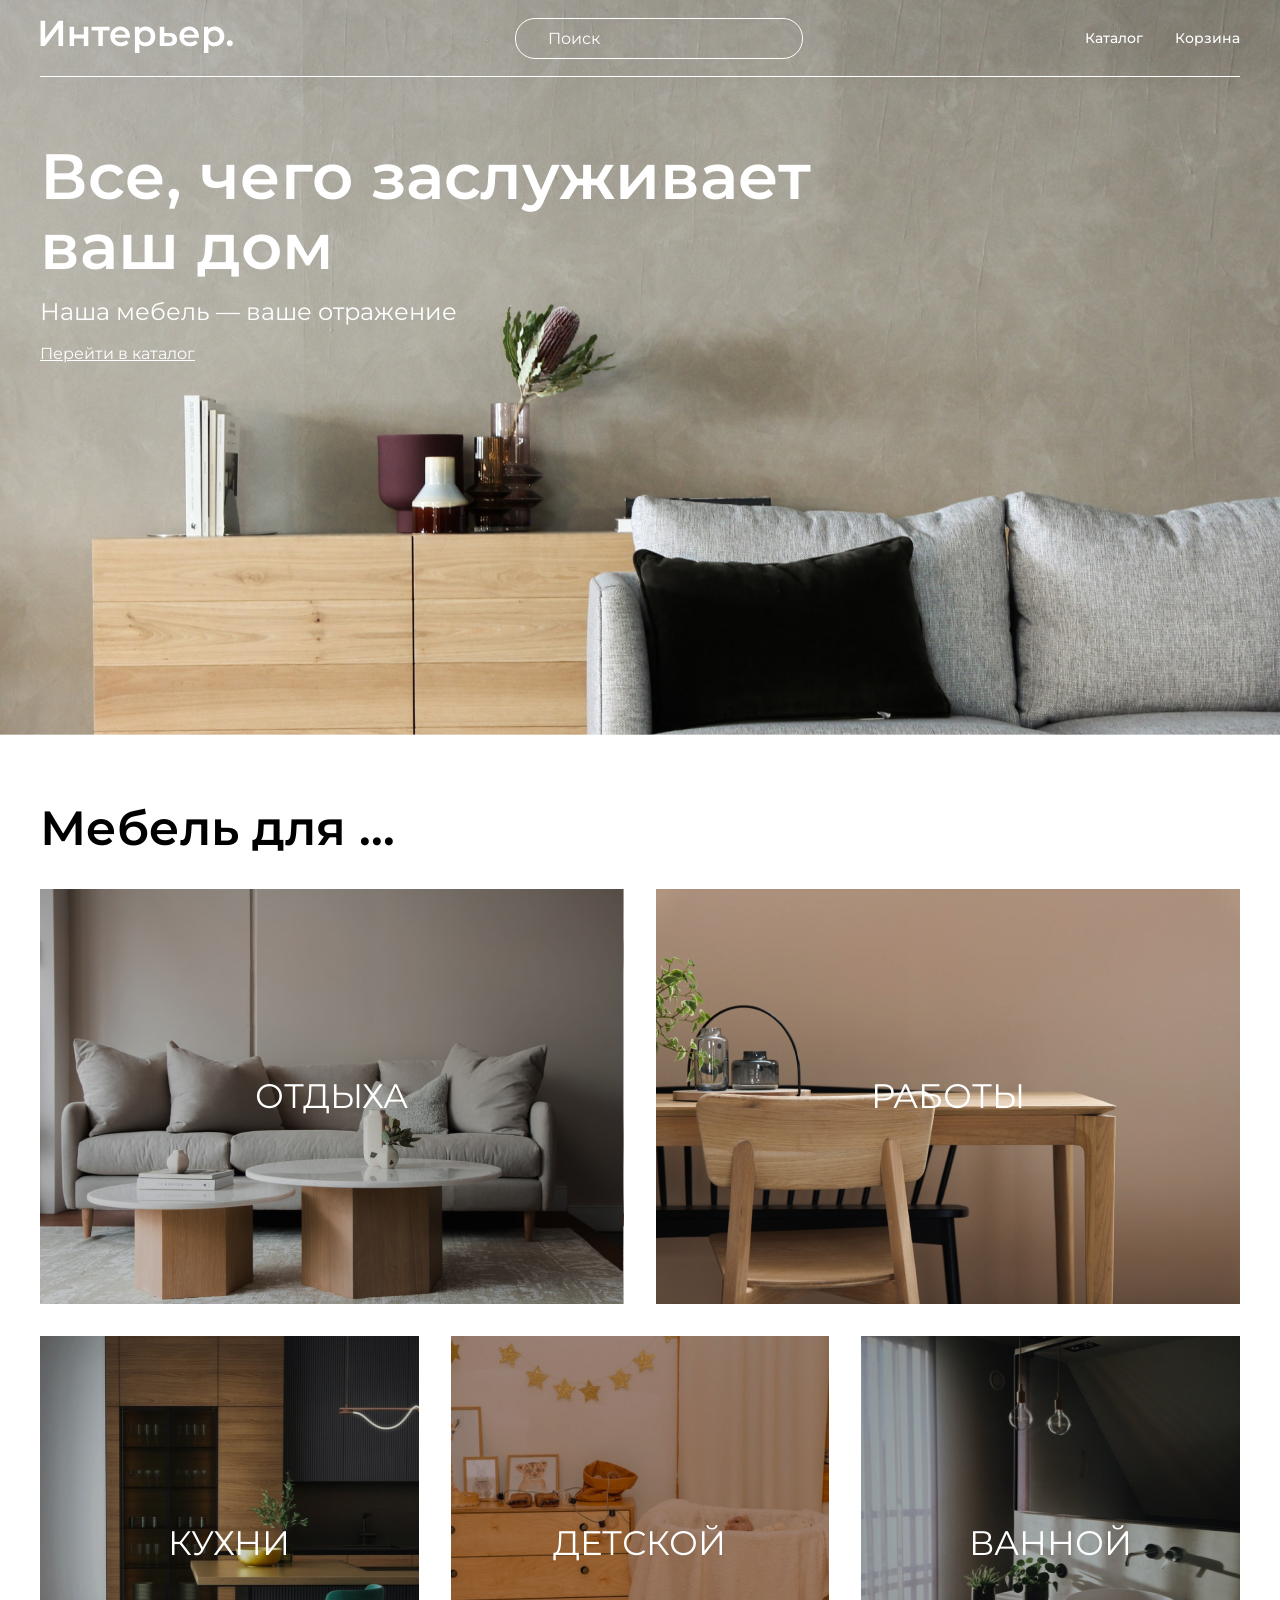
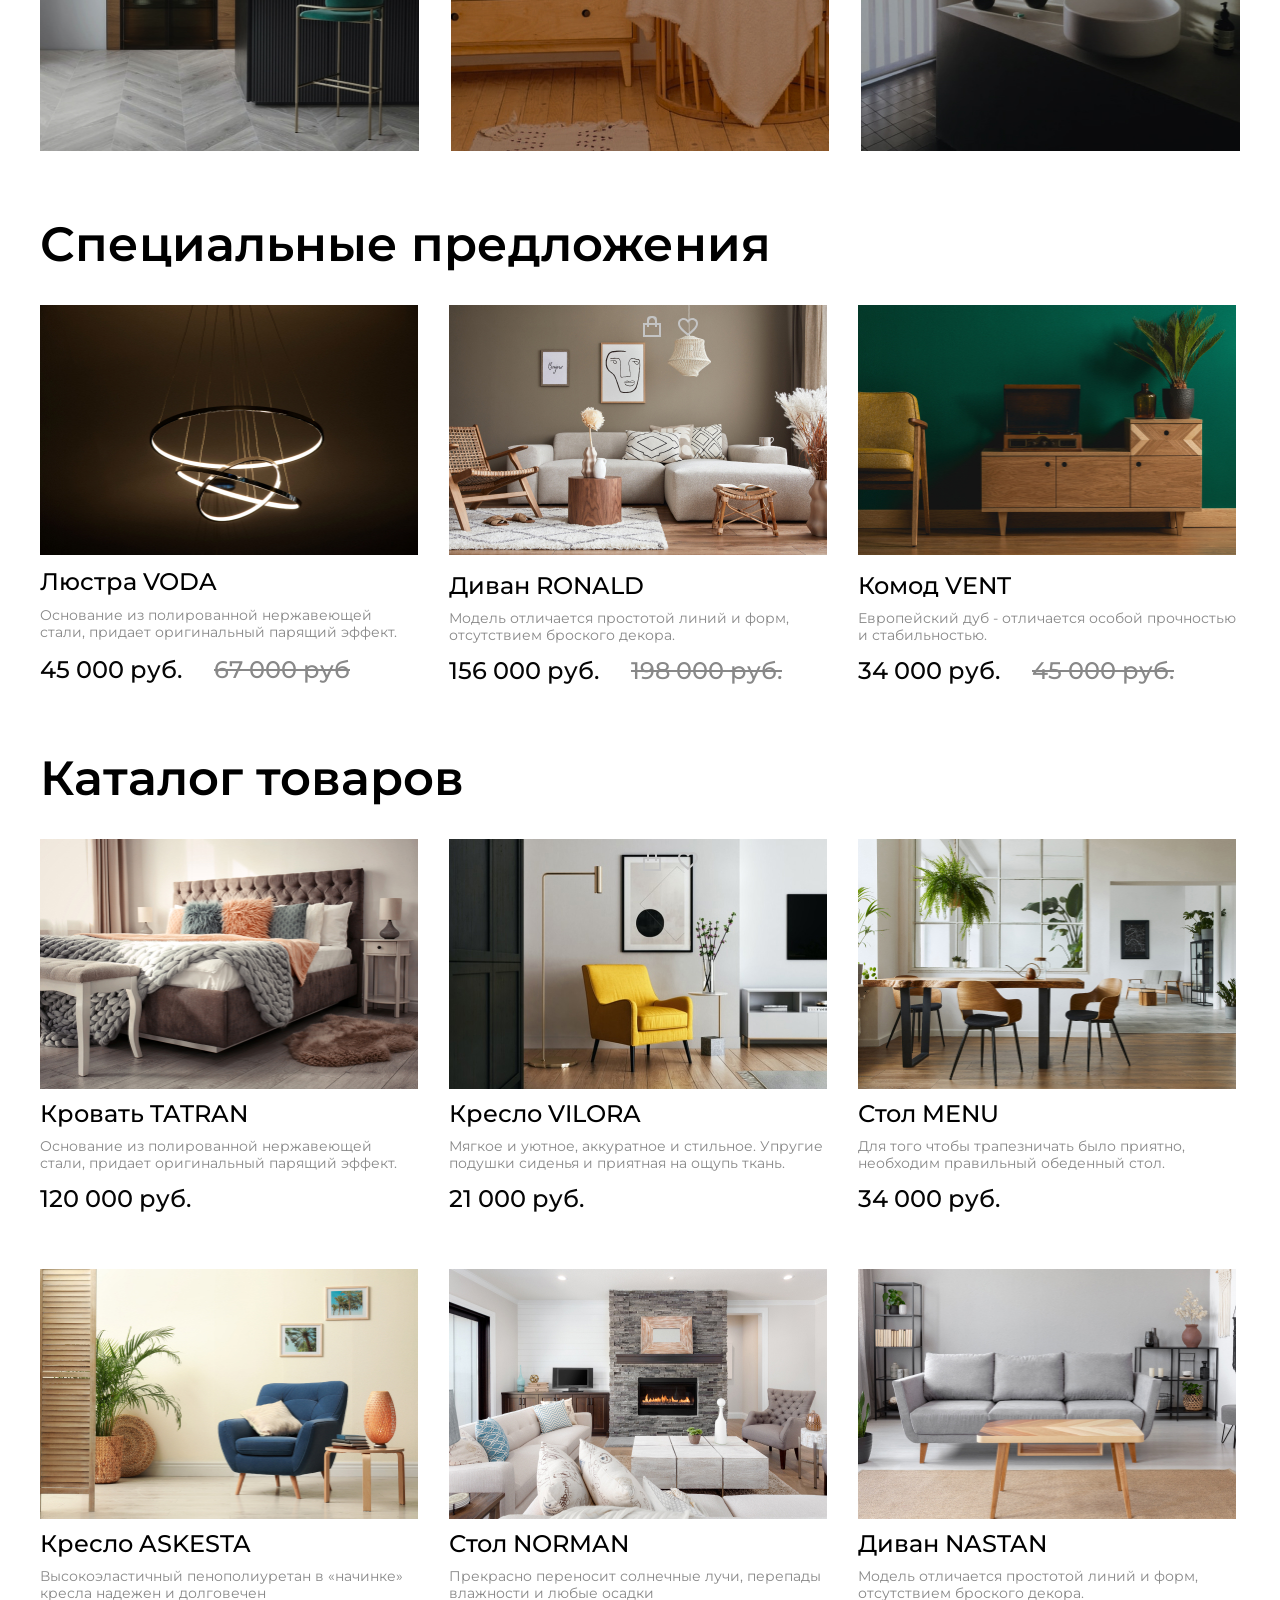
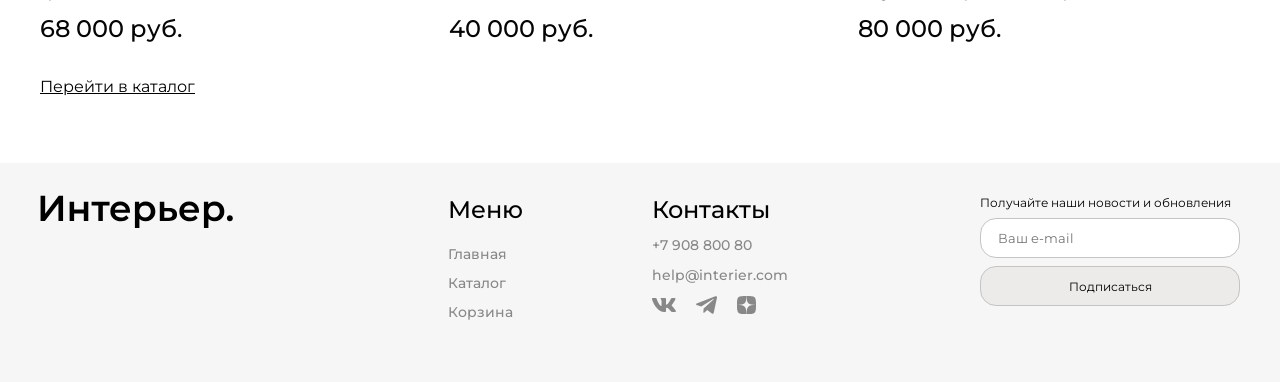
<file: index.html>
<!DOCTYPE html>
<html lang="en">

<head>
    <meta charset="UTF-8">
    <meta name="viewport" content="width=device-width, initial-scale=1.0">
    <title>Document</title>
    <link rel="preconnect" href="https://fonts.googleapis.com">
    <link rel="preconnect" href="https://fonts.gstatic.com" crossorigin>
    <link href="https://fonts.googleapis.com/css2?family=Montserrat:ital,wght@0,100..900;1,100..900&display=swap"
        rel="stylesheet">
    <link rel="stylesheet" href="./css/style.css">
</head>

<body>
    <div class="top center">
        <header class="header">
            <a class="logo" href="index.html">
                <img class="logo logo__img" src="img/logo.svg" alt="logo">
            </a>
            <input placeholder="Поиск" class="header__input" type="text">
            <nav class="menu">
                <ul class="menu__link menu__link_info">
                    <li>
                        <a class="menu__link menu__link_info" href="catalog.html">
                            Каталог
                        </a>
                    </li>
                    <li>
                        <a class="menu__link menu__link_info" href="cart.html">
                            Корзина
                        </a>
                    </li>
                </ul>
            </nav>
            <div class="menu-mob">
                <a href="#"><svg width="20" height="19" viewBox="0 0 20 19" fill="none"
                        xmlns="http://www.w3.org/2000/svg">
                        <g clip-path="url(#clip0_310_627)">
                            <path
                                d="M5.7515 2.99141C4.59282 4.14838 3.91891 5.70363 3.86709 7.34023C3.81528 8.97682 4.38946 10.5716 5.47264 11.7995C6.55581 13.0275 8.06645 13.7962 9.69672 13.9491C11.2973 14.0991 12.8949 13.6444 14.1757 12.6766L17.5069 16.0085L17.5069 16.0085C17.5897 16.0914 17.6881 16.1571 17.7963 16.2019C17.9046 16.2468 18.0206 16.2698 18.1377 16.2698C18.2549 16.2698 18.3709 16.2468 18.4791 16.2019C18.5873 16.1571 18.6857 16.0914 18.7685 16.0085C18.8514 15.9257 18.9171 15.8274 18.9619 15.7191C19.0068 15.6109 19.0298 15.4949 19.0298 15.3777C19.0298 15.2606 19.0068 15.1446 18.9619 15.0363C18.9171 14.9281 18.8514 14.8298 18.7685 14.7469L18.7685 14.7469L15.4368 11.416C16.4021 10.135 16.8547 8.53846 16.7038 6.93943C16.5501 5.31054 15.7816 3.80139 14.5547 2.719C13.3277 1.63662 11.7345 1.06232 10.0992 1.11292C8.46381 1.16352 6.90917 1.83523 5.7515 2.99141ZM5.7515 2.99141L5.82216 3.06217L5.7515 2.99141ZM13.5895 4.25366C14.0271 4.68416 14.3751 5.19703 14.6135 5.76269C14.8518 6.32835 14.9758 6.93561 14.9783 7.54944C14.9808 8.16327 14.8618 8.77152 14.628 9.3391C14.3943 9.90669 14.0505 10.4224 13.6164 10.8564C13.1824 11.2905 12.6667 11.6343 12.0991 11.868C11.5315 12.1018 10.9233 12.2208 10.3094 12.2183C9.6956 12.2158 9.08834 12.0918 8.52268 11.8535C7.95702 11.6151 7.44415 11.2671 7.01365 10.8295C6.15334 9.95509 5.67341 8.77613 5.6784 7.54944C5.6834 6.32275 6.17291 5.14773 7.04032 4.28033C7.90772 3.41292 9.08274 2.92341 10.3094 2.91841C11.5361 2.91342 12.7151 3.39335 13.5895 4.25366Z"
                                fill="white" stroke="white" stroke-width="0.2" />
                        </g>
                        <defs>
                            <clipPath id="clip0_310_627">
                                <rect width="19" height="19" fill="white" transform="translate(0.800537)" />
                            </clipPath>
                        </defs>
                    </svg>
                </a>
                <a href="catalog.html"><svg width="20" height="21" viewBox="0 0 20 21" fill="none"
                        xmlns="http://www.w3.org/2000/svg">
                        <rect x="0.800537" y="0.900024" width="4.57143" height="4.57143" fill="white" />
                        <rect x="0.800537" y="8.21436" width="4.57143" height="4.57143" fill="white" />
                        <rect x="0.800537" y="15.5286" width="4.57143" height="4.57143" fill="white" />
                        <rect x="8.11401" y="8.21436" width="4.57143" height="4.57143" fill="white" />
                        <rect x="8.11401" y="15.5286" width="4.57143" height="4.57143" fill="white" />
                        <rect x="8.11401" y="0.900024" width="4.57143" height="4.57143" fill="white" />
                        <rect x="15.4285" y="8.21436" width="4.57143" height="4.57143" fill="white" />
                        <rect x="15.4285" y="15.5286" width="4.57143" height="4.57143" fill="white" />
                        <rect x="15.4285" y="0.900024" width="4.57143" height="4.57143" fill="white" />
                    </svg>
                </a>
                <a href="cart.html"><svg width="19" height="17" viewBox="0 0 19 17" fill="none"
                        xmlns="http://www.w3.org/2000/svg">
                        <path
                            d="M11.5834 16.8333C12.1359 16.8333 12.6658 16.6138 13.0566 16.2231C13.4473 15.8324 13.6667 15.3025 13.6667 14.75C13.6667 14.1974 13.4473 13.6675 13.0566 13.2768C12.6658 12.8861 12.1359 12.6666 11.5834 12.6666C11.0309 12.6666 10.501 12.8861 10.1103 13.2768C9.71957 13.6675 9.50008 14.1974 9.50008 14.75C9.50008 15.3025 9.71957 15.8324 10.1103 16.2231C10.501 16.6138 11.0309 16.8333 11.5834 16.8333ZM4.29174 16.8333C4.84428 16.8333 5.37418 16.6138 5.76488 16.2231C6.15558 15.8324 6.37508 15.3025 6.37508 14.75C6.37508 14.1974 6.15558 13.6675 5.76488 13.2768C5.37418 12.8861 4.84428 12.6666 4.29174 12.6666C3.73921 12.6666 3.20931 12.8861 2.81861 13.2768C2.4279 13.6675 2.20841 14.1974 2.20841 14.75C2.20841 15.3025 2.4279 15.8324 2.81861 16.2231C3.20931 16.6138 3.73921 16.8333 4.29174 16.8333ZM17.873 2.16975C18.133 2.16136 18.3796 2.05217 18.5606 1.86525C18.7416 1.67834 18.8428 1.42836 18.8428 1.16819C18.8428 0.908013 18.7416 0.658037 18.5606 0.471123C18.3796 0.28421 18.133 0.175013 17.873 0.166626H16.674C15.7345 0.166626 14.922 0.818709 14.7178 1.73538L13.4126 7.61246C13.2084 8.52912 12.3959 9.18121 11.4563 9.18121H3.63133L2.12924 3.17079H11.8636C12.1212 3.15904 12.3644 3.04844 12.5425 2.86199C12.7206 2.67555 12.82 2.42761 12.82 2.16975C12.82 1.91189 12.7206 1.66395 12.5425 1.47751C12.3644 1.29106 12.1212 1.18046 11.8636 1.16871H2.12924C1.82473 1.16862 1.5242 1.23796 1.25051 1.37145C0.976816 1.50495 0.737162 1.69909 0.549763 1.93911C0.362364 2.17913 0.232155 2.45872 0.169035 2.75662C0.105913 3.05452 0.111544 3.36289 0.185495 3.65829L1.68758 9.66662C1.79586 10.1002 2.046 10.485 2.39821 10.7601C2.75042 11.0351 3.18447 11.1844 3.63133 11.1843H11.4563C12.368 11.1845 13.2524 10.8736 13.9636 10.3032C14.6748 9.73275 15.1701 8.93681 15.3678 8.04683L16.674 2.16975H17.873Z"
                            fill="white" />
                    </svg>
                </a>
            </div>
        </header>
        <section class="top__content">
            <h1 class="top__title">Все, чего заслуживает ваш дом</h1>
            <p class="top__text">Наша мебель — ваше отражение</p>
            <a class="catalog" href="catalog.html">Перейти в каталог</a>
        </section>
    </div>
    <div class="for-box center">
        <h2 class="heading">Мебель для ...</h2>
        <div class="for">
            <div class="for__item for__item_1 for__item_big">ОТДЫХА</div>
            <div class="for__item for__item_2 for__item_big">РАБОТЫ</div>
            <div class="for__item for__item_3">КУХНИ</div>
            <div class="for__item for__item_4">ДЕТСКОЙ</div>
            <div class="for__item for__item_5">ВАННОЙ</div>
        </div>
    </div>
    <section class="products__title center">
        <h2 class="products__title">Специальные предложения</h2>
        <div class="product__asort">
            <div class="product">
                <div class="product__icons">
                    <a class="product-blok" href="#"><svg width="24" height="24" viewBox="0 0 24 24" fill="none"
                            xmlns="http://www.w3.org/2000/svg">
                            <g clip-path="url(#clip0_196_499)">
                                <path
                                    d="M7 8V6C7 4.67916 7.07093 2.93397 8 2C8.92908 1.06603 10.6861 1 12 1C13.3139 1 15.0709 1.06603 16 2C16.9291 2.93397 17 4.67916 17 6V8H20C20.2628 8 20.8142 7.81321 21 8C21.1858 8.18679 21 8.73583 21 9V21C21 21.2642 21.1858 21.8132 21 22C20.8142 22.1868 20.2628 22 20 22H4C3.73722 22 3.18582 22.1868 3 22C2.81419 21.8132 3 21.2642 3 21V9C3 8.73583 2.81419 8.18679 3 8C3.18582 7.81321 3.73722 8 4 8H7ZM7 10H5V20H19V10H17V12H15V10H9V12H7V10ZM9 8H15V6C15 5.2075 14.5575 4.56038 14 4C13.4426 3.43962 12.7884 3 12 3C11.2117 3 10.5575 3.43962 10 4C9.44256 4.56038 9 5.2075 9 6V8Z"
                                    fill="#C4C4C4" />
                            </g>
                            <defs>
                                <clipPath id="clip0_196_499">
                                    <rect width="24" height="24" fill="white" />
                                </clipPath>
                            </defs>
                        </svg>
                    </a>
                    <a class="product-like" href="#"><svg width="24" height="24" viewBox="0 0 24 24" fill="none"
                            xmlns="http://www.w3.org/2000/svg">
                            <path
                                d="M12 21C11.355 20.428 10.626 19.833 9.85499 19.2H9.84499C7.12999 16.98 4.05299 14.468 2.69399 11.458C2.24751 10.4997 2.0109 9.45713 1.99998 8.4C1.997 6.94949 2.57876 5.55899 3.6138 4.54277C4.64884 3.52655 6.04978 2.9704 7.49999 3C8.68062 3.00187 9.83583 3.34308 10.828 3.983C11.264 4.26597 11.6584 4.60826 12 5C12.3435 4.6098 12.738 4.26771 13.173 3.983C14.1647 3.34296 15.3197 3.00172 16.5 3C17.9502 2.9704 19.3511 3.52655 20.3862 4.54277C21.4212 5.55899 22.003 6.94949 22 8.4C21.9898 9.45882 21.7532 10.5032 21.306 11.463C19.947 14.473 16.871 16.984 14.156 19.2L14.146 19.208C13.374 19.837 12.646 20.432 12.001 21.008L12 21ZM7.49999 5C6.5685 4.98835 5.67006 5.34485 4.99999 5.992C4.35438 6.62617 3.99355 7.49505 3.99991 8.4C4.01132 9.1705 4.18582 9.92985 4.51199 10.628C5.1535 11.9267 6.0191 13.1021 7.06899 14.1C8.05999 15.1 9.19999 16.068 10.186 16.882C10.459 17.107 10.737 17.334 11.015 17.561L11.19 17.704C11.457 17.922 11.733 18.148 12 18.37L12.013 18.358L12.019 18.353H12.025L12.034 18.346H12.039H12.044L12.062 18.331L12.103 18.298L12.11 18.292L12.121 18.284H12.127L12.136 18.276L12.8 17.731L12.974 17.588C13.255 17.359 13.533 17.132 13.806 16.907C14.792 16.093 15.933 15.126 16.924 14.121C17.974 13.1236 18.8397 11.9485 19.481 10.65C19.8131 9.9458 19.9901 9.17851 20 8.4C20.0042 7.49784 19.6435 6.6323 19 6C18.3312 5.34992 17.4326 4.99049 16.5 5C15.3619 4.99033 14.2739 5.46737 13.51 6.311L12 8.051L10.49 6.311C9.72606 5.46737 8.63807 4.99033 7.49999 5Z"
                                fill="#C4C4C4" />
                        </svg>
                    </a>
                </div>
                <img class="product__img" src="./img/lamp.jpg" alt="люстра">
                <h3 class="title-product">Люстра VODA</h3>
                <p class="product__name">Основание из полированной нержавеющей стали, придает оригинальный парящий
                    эффект.</p>
                <div class="product__sale">
                    <p class="product__price">45 000 руб.</p>
                    <p class="product__price product__price_old">67 000 руб</p>
                </div>

            </div>
            <div class="product">
                <div class="product-opt">
                    <img class="product__img" src="./img/sofa.jpg" alt="диван">
                    <h3 class="title-product">Диван RONALD</h3>
                    <p class="product__name">Модель отличается простотой линий и форм, отсутствием броского декора.</p>
                    <div class="product__sale">
                        <p class="product__price">156 000 руб.</p>
                        <p class="product__price product__price_old">198 000 руб.</p>
                    </div>
                </div>
            </div>
            <div class="product">
                <div class="product-opt">
                    <img class="product__img" src="./img/chest.jpg" alt="комод">
                    <h3 class="title-product">Комод VENT</h3>
                    <p class="product__name">Европейский дуб - отличается особой прочностью и стабильностью.</p>
                    <div class="product__sale">
                        <p class="product__price">34 000 руб.</p>
                        <p class="product__price product__price_old">45 000 руб.</p>
                    </div>
                </div>
            </div>
        </div>
    </section>
    <section class="product-title">
        <h2 class="products__title center products__title_mob">Каталог товаров</h2>
        <div class="product-menu center">
            <article class="product">
                <div class="product__icons">
                    <a class="product-blok" href="#"><svg width="24" height="24" viewBox="0 0 24 24" fill="none"
                            xmlns="http://www.w3.org/2000/svg">
                            <g clip-path="url(#clip0_196_499)">
                                <path
                                    d="M7 8V6C7 4.67916 7.07093 2.93397 8 2C8.92908 1.06603 10.6861 1 12 1C13.3139 1 15.0709 1.06603 16 2C16.9291 2.93397 17 4.67916 17 6V8H20C20.2628 8 20.8142 7.81321 21 8C21.1858 8.18679 21 8.73583 21 9V21C21 21.2642 21.1858 21.8132 21 22C20.8142 22.1868 20.2628 22 20 22H4C3.73722 22 3.18582 22.1868 3 22C2.81419 21.8132 3 21.2642 3 21V9C3 8.73583 2.81419 8.18679 3 8C3.18582 7.81321 3.73722 8 4 8H7ZM7 10H5V20H19V10H17V12H15V10H9V12H7V10ZM9 8H15V6C15 5.2075 14.5575 4.56038 14 4C13.4426 3.43962 12.7884 3 12 3C11.2117 3 10.5575 3.43962 10 4C9.44256 4.56038 9 5.2075 9 6V8Z"
                                    fill="#C4C4C4" />
                            </g>
                            <defs>
                                <clipPath id="clip0_196_499">
                                    <rect width="24" height="24" fill="white" />
                                </clipPath>
                            </defs>
                        </svg>
                    </a>
                    <a class="product-like" href="#"><svg width="24" height="24" viewBox="0 0 24 24" fill="none"
                            xmlns="http://www.w3.org/2000/svg">
                            <path
                                d="M12 21C11.355 20.428 10.626 19.833 9.85499 19.2H9.84499C7.12999 16.98 4.05299 14.468 2.69399 11.458C2.24751 10.4997 2.0109 9.45713 1.99998 8.4C1.997 6.94949 2.57876 5.55899 3.6138 4.54277C4.64884 3.52655 6.04978 2.9704 7.49999 3C8.68062 3.00187 9.83583 3.34308 10.828 3.983C11.264 4.26597 11.6584 4.60826 12 5C12.3435 4.6098 12.738 4.26771 13.173 3.983C14.1647 3.34296 15.3197 3.00172 16.5 3C17.9502 2.9704 19.3511 3.52655 20.3862 4.54277C21.4212 5.55899 22.003 6.94949 22 8.4C21.9898 9.45882 21.7532 10.5032 21.306 11.463C19.947 14.473 16.871 16.984 14.156 19.2L14.146 19.208C13.374 19.837 12.646 20.432 12.001 21.008L12 21ZM7.49999 5C6.5685 4.98835 5.67006 5.34485 4.99999 5.992C4.35438 6.62617 3.99355 7.49505 3.99991 8.4C4.01132 9.1705 4.18582 9.92985 4.51199 10.628C5.1535 11.9267 6.0191 13.1021 7.06899 14.1C8.05999 15.1 9.19999 16.068 10.186 16.882C10.459 17.107 10.737 17.334 11.015 17.561L11.19 17.704C11.457 17.922 11.733 18.148 12 18.37L12.013 18.358L12.019 18.353H12.025L12.034 18.346H12.039H12.044L12.062 18.331L12.103 18.298L12.11 18.292L12.121 18.284H12.127L12.136 18.276L12.8 17.731L12.974 17.588C13.255 17.359 13.533 17.132 13.806 16.907C14.792 16.093 15.933 15.126 16.924 14.121C17.974 13.1236 18.8397 11.9485 19.481 10.65C19.8131 9.9458 19.9901 9.17851 20 8.4C20.0042 7.49784 19.6435 6.6323 19 6C18.3312 5.34992 17.4326 4.99049 16.5 5C15.3619 4.99033 14.2739 5.46737 13.51 6.311L12 8.051L10.49 6.311C9.72606 5.46737 8.63807 4.99033 7.49999 5Z"
                                fill="#C4C4C4" />
                        </svg>
                    </a>
                </div>
                <img class="product__img" src="./img/bed.jpg" alt="Кровать">
                <h3 class="title-product">Кровать TATRAN</h3>
                <p class="product__name">Основание из полированной нержавеющей стали, придает оригинальный парящий
                    эффект.</p>
                <p class="product__price">120 000 руб.</p>
            </article>
            <article class="product">
                <img class="product__img" src="./img/product1.jpg" alt="кресло">
                <h3 class="title-product">Кресло VILORA</h3>
                <p class="product__name">Мягкое и уютное, аккуратное и стильное. Упругие подушки сиденья и приятная на
                    ощупь ткань.</p>
                <p class="product__price">21 000 руб.</p>
            </article>
            <article class="product">
                <img class="product__img" src="./img/table.jpg" alt="стол">
                <h3 class="title-product">Стол MENU</h3>
                <p class="product__name">Для того чтобы трапезничать было приятно, необходим правильный обеденный стол.
                </p>
                <p class="product__price">34 000 руб.</p>
            </article>
            <article class="product">
                <img class="product__img" src="./img/chair.jpg" alt="кресло">
                <h3 class="title-product">Кресло ASKESTA</h3>
                <p class="product__name">Высокоэластичный пенополиуретан в «начинке» кресла надежен и долговечен</p>
                <p class="product__price">68 000 руб.</p>
            </article>
            <article class="product">
                <img class="product__img" src="./img/table1.jpg" alt="стол">
                <h3 class="title-product">Стол NORMAN</h3>
                <p class="product__name">Прекрасно переносит солнечные лучи, перепады влажности и любые осадки</p>
                <p class="product__price">40 000 руб.</p>
            </article>
            <article class="product">
                <img class="product__img" src="./img/sofa1.jpg" alt="диван">
                <h3 class="title-product">Диван NASTAN</h3>
                <p class="product__name">Модель отличается простотой линий и форм, отсутствием броского декора. </p>
                <p class="product__price">80 000 руб.</p>
            </article>
        </div>
    </section>
    <div class="nav-box center">
        <nav>
            <a class="catalog__navigation catalog__navigation_mob center" href="./catalog.html">Перейти в каталог</a>
        </nav>
    </div>
    <footer class="footer footer__container center">
        <img class="logo__old" src="./img/logo2.svg" alt="Интерьер.">
        <div class="footer__box_mega">
            <div class="footer__box">
                <div class="footer__menu">
                    <h4 class="footer__menu_vibor">Меню</h4>
                    <ul class="menu__link_old">
                        <li class="menu__list"><a class="menu__link menu__link_old" href="index.html">Главная</a></li>
                        <li class="menu__list"><a class="menu__link menu__link_old" href="catalog.html">Каталог</a></li>
                        <li class="menu__list"><a class="menu__link menu__link_old" href="cart.html">Корзина</a></li>
                    </ul>
                </div>
                <div class="footer__contacts2">
                    <h5 class="footer__contacts_vibor2">Контакты</h5>
                    <a class="footer__contacts_phon" href="tel:+79088008080">+7 908 800 80</a>
                    <a class="footer__contacts_phon" href="mailto:help@interier.com">help@interier.com</a>
                    <div class="footer__contacts_seti">
                        <img class="footer__icon" src="./img/vk.svg" alt="vk">
                        <img class="footer__icon" src="./img/telegram.svg" alt="telegram">
                        <img class="footer__icon" src="./img/dzen.svg" alt="dzen">
                    </div>
                </div>
            </div>
            <form class="info__form" action="#">
                <p class="info">Получайте наши новости и обновления</p>
                <input class="email" placeholder="Ваш e-mail">
                <button class="form form__text">Подписаться</button>
            </form>
        </div>
    </footer>
</body>

</html>
</file>
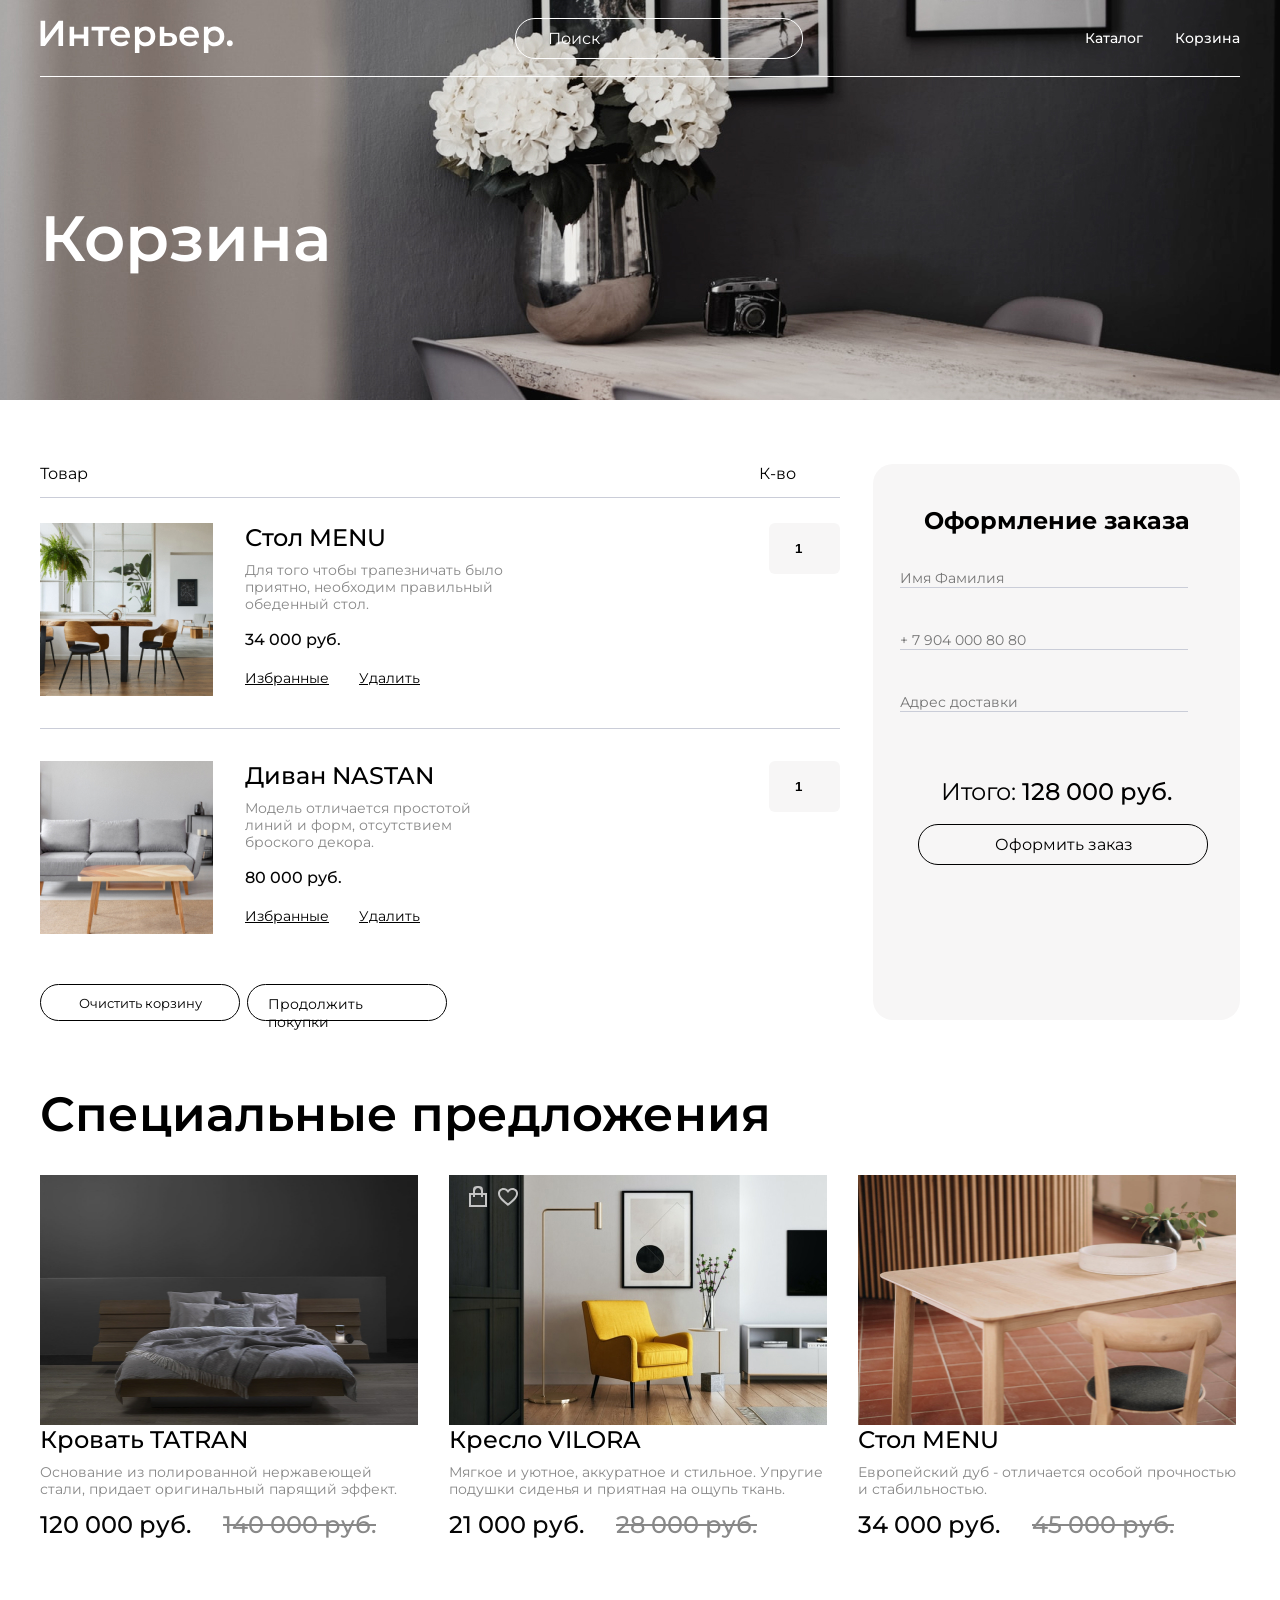
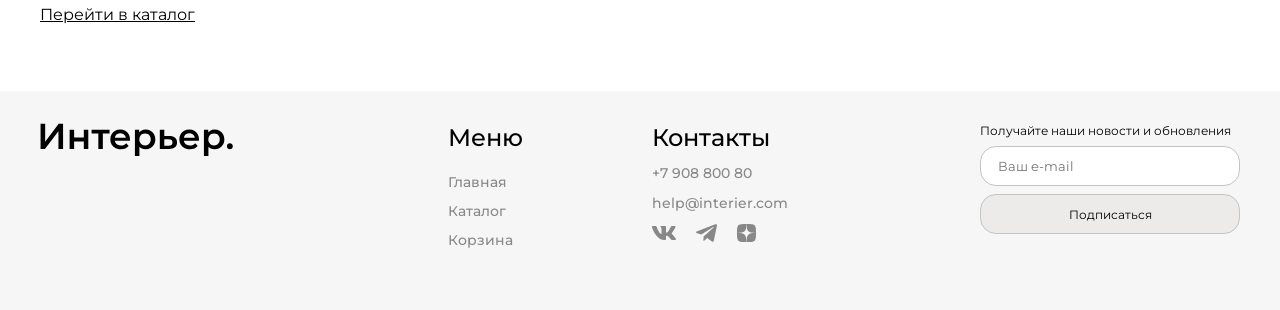
<file: cart.html>
<!DOCTYPE html>
<html lang="en">

<head>
    <meta charset="UTF-8">
    <meta name="viewport" content="width=device-width, initial-scale=1.0">
    <title>Document</title>
    <link rel="preconnect" href="https://fonts.googleapis.com">
    <link rel="preconnect" href="https://fonts.gstatic.com" crossorigin>
    <link href="https://fonts.googleapis.com/css2?family=Montserrat:ital,wght@0,100..900;1,100..900&display=swap"
        rel="stylesheet">
    <link rel="stylesheet" href="./css/style.css">
</head>

<body>
    <div class="top-cart center">
        <header class="header">
            <a class="logo" href="index.html">
                <img class="logo__img" src="./img/logo.svg" alt="logo">
            </a>
            <input placeholder="Поиск" class="header__input" type="text">
            <nav class="menu">
                <ul class="menu__link menu__link_info">
                    <li>
                        <a class="menu__link menu__link_info" href="catalog.html">
                            Каталог
                        </a>
                    </li>
                    <li>
                        <a class="menu__link menu__link_info" href="cart.html">
                            Корзина
                        </a>
                    </li>
                </ul>
            </nav>
            <div class="menu-mob">
                <a href="#"><svg width="20" height="19" viewBox="0 0 20 19" fill="none"
                        xmlns="http://www.w3.org/2000/svg">
                        <g clip-path="url(#clip0_310_627)">
                            <path
                                d="M5.7515 2.99141C4.59282 4.14838 3.91891 5.70363 3.86709 7.34023C3.81528 8.97682 4.38946 10.5716 5.47264 11.7995C6.55581 13.0275 8.06645 13.7962 9.69672 13.9491C11.2973 14.0991 12.8949 13.6444 14.1757 12.6766L17.5069 16.0085L17.5069 16.0085C17.5897 16.0914 17.6881 16.1571 17.7963 16.2019C17.9046 16.2468 18.0206 16.2698 18.1377 16.2698C18.2549 16.2698 18.3709 16.2468 18.4791 16.2019C18.5873 16.1571 18.6857 16.0914 18.7685 16.0085C18.8514 15.9257 18.9171 15.8274 18.9619 15.7191C19.0068 15.6109 19.0298 15.4949 19.0298 15.3777C19.0298 15.2606 19.0068 15.1446 18.9619 15.0363C18.9171 14.9281 18.8514 14.8298 18.7685 14.7469L18.7685 14.7469L15.4368 11.416C16.4021 10.135 16.8547 8.53846 16.7038 6.93943C16.5501 5.31054 15.7816 3.80139 14.5547 2.719C13.3277 1.63662 11.7345 1.06232 10.0992 1.11292C8.46381 1.16352 6.90917 1.83523 5.7515 2.99141ZM5.7515 2.99141L5.82216 3.06217L5.7515 2.99141ZM13.5895 4.25366C14.0271 4.68416 14.3751 5.19703 14.6135 5.76269C14.8518 6.32835 14.9758 6.93561 14.9783 7.54944C14.9808 8.16327 14.8618 8.77152 14.628 9.3391C14.3943 9.90669 14.0505 10.4224 13.6164 10.8564C13.1824 11.2905 12.6667 11.6343 12.0991 11.868C11.5315 12.1018 10.9233 12.2208 10.3094 12.2183C9.6956 12.2158 9.08834 12.0918 8.52268 11.8535C7.95702 11.6151 7.44415 11.2671 7.01365 10.8295C6.15334 9.95509 5.67341 8.77613 5.6784 7.54944C5.6834 6.32275 6.17291 5.14773 7.04032 4.28033C7.90772 3.41292 9.08274 2.92341 10.3094 2.91841C11.5361 2.91342 12.7151 3.39335 13.5895 4.25366Z"
                                fill="white" stroke="white" stroke-width="0.2" />
                        </g>
                        <defs>
                            <clipPath id="clip0_310_627">
                                <rect width="19" height="19" fill="white" transform="translate(0.800537)" />
                            </clipPath>
                        </defs>
                    </svg>
                </a>
                <a href="catalog.html"><svg width="20" height="21" viewBox="0 0 20 21" fill="none"
                        xmlns="http://www.w3.org/2000/svg">
                        <rect x="0.800537" y="0.900024" width="4.57143" height="4.57143" fill="white" />
                        <rect x="0.800537" y="8.21436" width="4.57143" height="4.57143" fill="white" />
                        <rect x="0.800537" y="15.5286" width="4.57143" height="4.57143" fill="white" />
                        <rect x="8.11401" y="8.21436" width="4.57143" height="4.57143" fill="white" />
                        <rect x="8.11401" y="15.5286" width="4.57143" height="4.57143" fill="white" />
                        <rect x="8.11401" y="0.900024" width="4.57143" height="4.57143" fill="white" />
                        <rect x="15.4285" y="8.21436" width="4.57143" height="4.57143" fill="white" />
                        <rect x="15.4285" y="15.5286" width="4.57143" height="4.57143" fill="white" />
                        <rect x="15.4285" y="0.900024" width="4.57143" height="4.57143" fill="white" />
                    </svg>
                </a>
                <a href="cart.html"><svg width="19" height="17" viewBox="0 0 19 17" fill="none"
                        xmlns="http://www.w3.org/2000/svg">
                        <path
                            d="M11.5834 16.8333C12.1359 16.8333 12.6658 16.6138 13.0566 16.2231C13.4473 15.8324 13.6667 15.3025 13.6667 14.75C13.6667 14.1974 13.4473 13.6675 13.0566 13.2768C12.6658 12.8861 12.1359 12.6666 11.5834 12.6666C11.0309 12.6666 10.501 12.8861 10.1103 13.2768C9.71957 13.6675 9.50008 14.1974 9.50008 14.75C9.50008 15.3025 9.71957 15.8324 10.1103 16.2231C10.501 16.6138 11.0309 16.8333 11.5834 16.8333ZM4.29174 16.8333C4.84428 16.8333 5.37418 16.6138 5.76488 16.2231C6.15558 15.8324 6.37508 15.3025 6.37508 14.75C6.37508 14.1974 6.15558 13.6675 5.76488 13.2768C5.37418 12.8861 4.84428 12.6666 4.29174 12.6666C3.73921 12.6666 3.20931 12.8861 2.81861 13.2768C2.4279 13.6675 2.20841 14.1974 2.20841 14.75C2.20841 15.3025 2.4279 15.8324 2.81861 16.2231C3.20931 16.6138 3.73921 16.8333 4.29174 16.8333ZM17.873 2.16975C18.133 2.16136 18.3796 2.05217 18.5606 1.86525C18.7416 1.67834 18.8428 1.42836 18.8428 1.16819C18.8428 0.908013 18.7416 0.658037 18.5606 0.471123C18.3796 0.28421 18.133 0.175013 17.873 0.166626H16.674C15.7345 0.166626 14.922 0.818709 14.7178 1.73538L13.4126 7.61246C13.2084 8.52912 12.3959 9.18121 11.4563 9.18121H3.63133L2.12924 3.17079H11.8636C12.1212 3.15904 12.3644 3.04844 12.5425 2.86199C12.7206 2.67555 12.82 2.42761 12.82 2.16975C12.82 1.91189 12.7206 1.66395 12.5425 1.47751C12.3644 1.29106 12.1212 1.18046 11.8636 1.16871H2.12924C1.82473 1.16862 1.5242 1.23796 1.25051 1.37145C0.976816 1.50495 0.737162 1.69909 0.549763 1.93911C0.362364 2.17913 0.232155 2.45872 0.169035 2.75662C0.105913 3.05452 0.111544 3.36289 0.185495 3.65829L1.68758 9.66662C1.79586 10.1002 2.046 10.485 2.39821 10.7601C2.75042 11.0351 3.18447 11.1844 3.63133 11.1843H11.4563C12.368 11.1845 13.2524 10.8736 13.9636 10.3032C14.6748 9.73275 15.1701 8.93681 15.3678 8.04683L16.674 2.16975H17.873Z"
                            fill="white" />
                    </svg>
                </a>
            </div>
        </header>
        <section class="top__content">
            <h1 class="subtitle">Корзина</h1>
        </section>
    </div>
    <div class="cart center">
        <div class="cart__content">
            <div class="cart__name-box center">
                <p>Товар</p>
                <p>К-во</p>
            </div>
            <div class="cart__item">
                <div class="cart__left">
                    <img class="cart__img" src="img/cart1.jpg" alt="стол">
                    <div class="cart__info">
                        <h4 class="cart__info-name">Стол MENU</h4>
                        <p class="cart__info-title">Для того чтобы трапезничать было приятно, необходим правильный
                            обеденный стол.</p>
                        <p class="cart__info-price">34 000 руб.</p>
                        <div class="cart__link-box">
                            <a class="cart__link-box" href="#">Избранные</a>
                            <a class="cart__link-box" href="#">Удалить</a>
                        </div>
                    </div>
                </div>
                <input class="cart__vibor" type="number" value="1">
            </div>
            <div class="cart__item cart__item_2">
                <div class="cart__left">
                    <img class="cart__img" src="img/cart2.jpg" alt="диван">
                    <div class="cart__info">
                        <h4 class="cart__info-name">Диван NASTAN</h4>
                        <p class="cart__info-title">Модель отличается простотой линий и форм, отсутствием броского
                            декора. </p>
                        <p class="cart__info-price">80 000 руб.</p>
                        <div class="cart__link-box">
                            <a class="cart__link-box" href="#">Избранные</a>
                            <a class="cart__link-box" href="#">Удалить</a>
                        </div>
                    </div>
                </div>
                <input class="cart__vibor" type="number" value="1">
            </div>
            <div class="button button__mob">
                <button class="button__filter">Очистить корзину</button>
                <a class="button__cont" href="catalog.html">Продолжить покупки</a>
            </div>
        </div>
        <div class="cart__form">
            <h3 class="cart__form-title">Оформление заказа</h3>
            <div class="cart__form-anketa">
                <input class="cart__form-name" type="text" placeholder="Имя Фамилия">
                <input class="cart__form-name" type="text" placeholder="+ 7 904 000 80 80">
                <input class="cart__form-name" type="text" placeholder="Адрес доставки">
            </div>
            <div>
                <div>
                    <p class="cart__form-cena">Итого: <span class="select">128 000 руб.</p></span>
                </div>
                <div>
                    <a class="cart__form-sakas" href="cart.html">Оформить заказ</a>
                </div>
            </div>
        </div>
    </div>
    </div>
    <section class="products__title center">
        <h2 class="products__title">Специальные предложения</h2>
        <div class="product-box_cart">
            <article class="product">
                <div class="product__icons_cart">
                    <a class="product-blok" href="#"><svg width="24" height="24" viewBox="0 0 24 24" fill="none"
                            xmlns="http://www.w3.org/2000/svg">
                            <g clip-path="url(#clip0_196_499)">
                                <path
                                    d="M7 8V6C7 4.67916 7.07093 2.93397 8 2C8.92908 1.06603 10.6861 1 12 1C13.3139 1 15.0709 1.06603 16 2C16.9291 2.93397 17 4.67916 17 6V8H20C20.2628 8 20.8142 7.81321 21 8C21.1858 8.18679 21 8.73583 21 9V21C21 21.2642 21.1858 21.8132 21 22C20.8142 22.1868 20.2628 22 20 22H4C3.73722 22 3.18582 22.1868 3 22C2.81419 21.8132 3 21.2642 3 21V9C3 8.73583 2.81419 8.18679 3 8C3.18582 7.81321 3.73722 8 4 8H7ZM7 10H5V20H19V10H17V12H15V10H9V12H7V10ZM9 8H15V6C15 5.2075 14.5575 4.56038 14 4C13.4426 3.43962 12.7884 3 12 3C11.2117 3 10.5575 3.43962 10 4C9.44256 4.56038 9 5.2075 9 6V8Z"
                                    fill="#C4C4C4" />
                            </g>
                            <defs>
                                <clipPath id="clip0_196_499">
                                    <rect width="24" height="24" fill="white" />
                                </clipPath>
                            </defs>
                        </svg>
                    </a>
                    <a class="product-like" href="#"><svg width="24" height="24" viewBox="0 0 24 24" fill="none"
                            xmlns="http://www.w3.org/2000/svg">
                            <path
                                d="M12 21C11.355 20.428 10.626 19.833 9.85499 19.2H9.84499C7.12999 16.98 4.05299 14.468 2.69399 11.458C2.24751 10.4997 2.0109 9.45713 1.99998 8.4C1.997 6.94949 2.57876 5.55899 3.6138 4.54277C4.64884 3.52655 6.04978 2.9704 7.49999 3C8.68062 3.00187 9.83583 3.34308 10.828 3.983C11.264 4.26597 11.6584 4.60826 12 5C12.3435 4.6098 12.738 4.26771 13.173 3.983C14.1647 3.34296 15.3197 3.00172 16.5 3C17.9502 2.9704 19.3511 3.52655 20.3862 4.54277C21.4212 5.55899 22.003 6.94949 22 8.4C21.9898 9.45882 21.7532 10.5032 21.306 11.463C19.947 14.473 16.871 16.984 14.156 19.2L14.146 19.208C13.374 19.837 12.646 20.432 12.001 21.008L12 21ZM7.49999 5C6.5685 4.98835 5.67006 5.34485 4.99999 5.992C4.35438 6.62617 3.99355 7.49505 3.99991 8.4C4.01132 9.1705 4.18582 9.92985 4.51199 10.628C5.1535 11.9267 6.0191 13.1021 7.06899 14.1C8.05999 15.1 9.19999 16.068 10.186 16.882C10.459 17.107 10.737 17.334 11.015 17.561L11.19 17.704C11.457 17.922 11.733 18.148 12 18.37L12.013 18.358L12.019 18.353H12.025L12.034 18.346H12.039H12.044L12.062 18.331L12.103 18.298L12.11 18.292L12.121 18.284H12.127L12.136 18.276L12.8 17.731L12.974 17.588C13.255 17.359 13.533 17.132 13.806 16.907C14.792 16.093 15.933 15.126 16.924 14.121C17.974 13.1236 18.8397 11.9485 19.481 10.65C19.8131 9.9458 19.9901 9.17851 20 8.4C20.0042 7.49784 19.6435 6.6323 19 6C18.3312 5.34992 17.4326 4.99049 16.5 5C15.3619 4.99033 14.2739 5.46737 13.51 6.311L12 8.051L10.49 6.311C9.72606 5.46737 8.63807 4.99033 7.49999 5Z"
                                fill="#C4C4C4" />
                        </svg>
                    </a>
                </div>
                <img class="product__img" src="./img/krovat.jpg" alt="Кровать TATRAN">
                <h3 class="product">Кровать TATRAN</h3>
                <p class="product__name">Основание из полированной нержавеющей стали, придает оригинальный парящий
                    эффект.</p>
                <div class="product__sale">
                    <p class="product__price">120 000 руб.</p>
                    <p class="product__price product__price_old">140 000 руб.</p>
                </div>
            </article>
            <article class="product">
                <img class="product__img" src="./img/product1.jpg" alt="кресло">
                <h3 class="product">Кресло VILORA</h3>
                <p class="product__name">Мягкое и уютное, аккуратное и стильное. Упругие подушки сиденья и приятная на
                    ощупь ткань.</p>
                <div class="product__sale">
                    <p class="product__price">21 000 руб.</p>
                    <p class="product__price product__price_old">28 000 руб.</p>
                </div>
            </article>
            <article class="product">
                <img class="product__img" src="./img/stol.jpg" alt="Стол MENU">
                <h3 class="product">Стол MENU</h3>
                <p class="product__name">Европейский дуб - отличается особой прочностью и стабильностью.</p>
                <div class="product__sale">
                    <p class="product__price">34 000 руб.</p>
                    <p class="product__price product__price_old">45 000 руб.</p>
                </div>
            </article>
        </div>
    </section>
    <div class="nav-box center">
        <nav>
            <a class="catalog__navigation catalog__navigation_mobi center" href="catalog.html">Перейти в каталог</a>
        </nav>
    </div>
    <footer class="footer footer__container center">
        <img class="logo__old" src="./img/logo2.svg" alt="Интерьер.">
        <div class="footer__box_mega center">
            <div class="footer__box">
                <div class="footer__menu">
                    <h4 class="footer__menu_vibor">Меню</h4>
                    <ul class="menu__link_old">
                        <li class="menu__list"><a class="menu__link menu__link_old" href="index.html">Главная</a></li>
                        <li class="menu__list"><a class="menu__link menu__link_old" href="lib/catalog.html">Каталог</a>
                        </li>
                        <li class="menu__list"><a class="menu__link menu__link_old" href="lib/cart.html">Корзина</a>
                        </li>
                    </ul>
                </div>
                <div class="footer__contacts2">
                    <h5 class="footer__contacts_vibor2">Контакты</h5>
                    <a class="footer__contacts_phon" href="tel:+79088008080">+7 908 800 80</a>
                    <a class="footer__contacts_phon" href="mailto:help@interier.com">help@interier.com</a>
                    <div class="footer__contacts_seti">
                        <img class="footer__icon" src="./img/vk.svg" alt="vk">
                        <img class="footer__icon" src="./img/telegram.svg" alt="telegram">
                        <img class="footer__icon" src="./img/dzen.svg" alt="dzen">
                    </div>
                </div>
            </div>
            <form class="info__form" action="#">
                <p class="info">Получайте наши новости и обновления</p>
                <input class="email" placeholder="Ваш e-mail">
                <button class="form form__text">Подписаться</button>
            </form>
        </div>
    </footer>
</body>

</html>
</file>
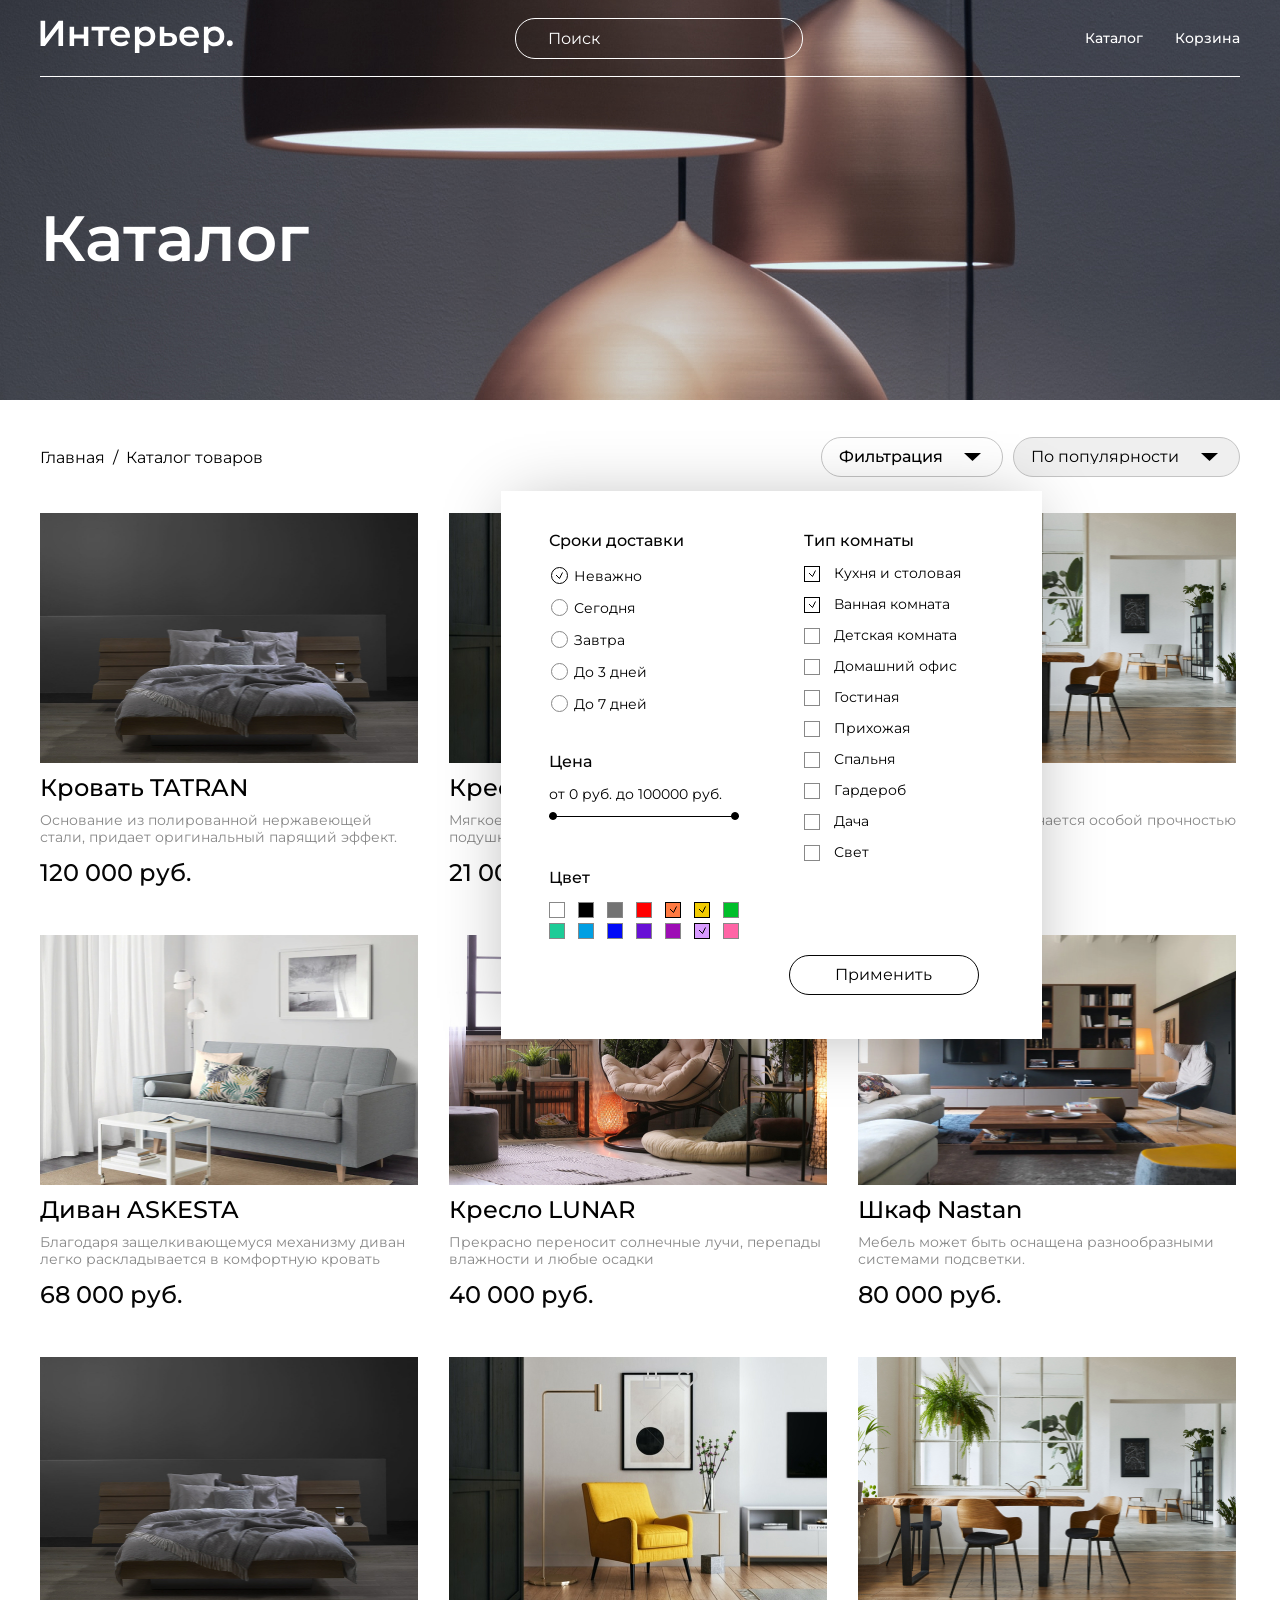
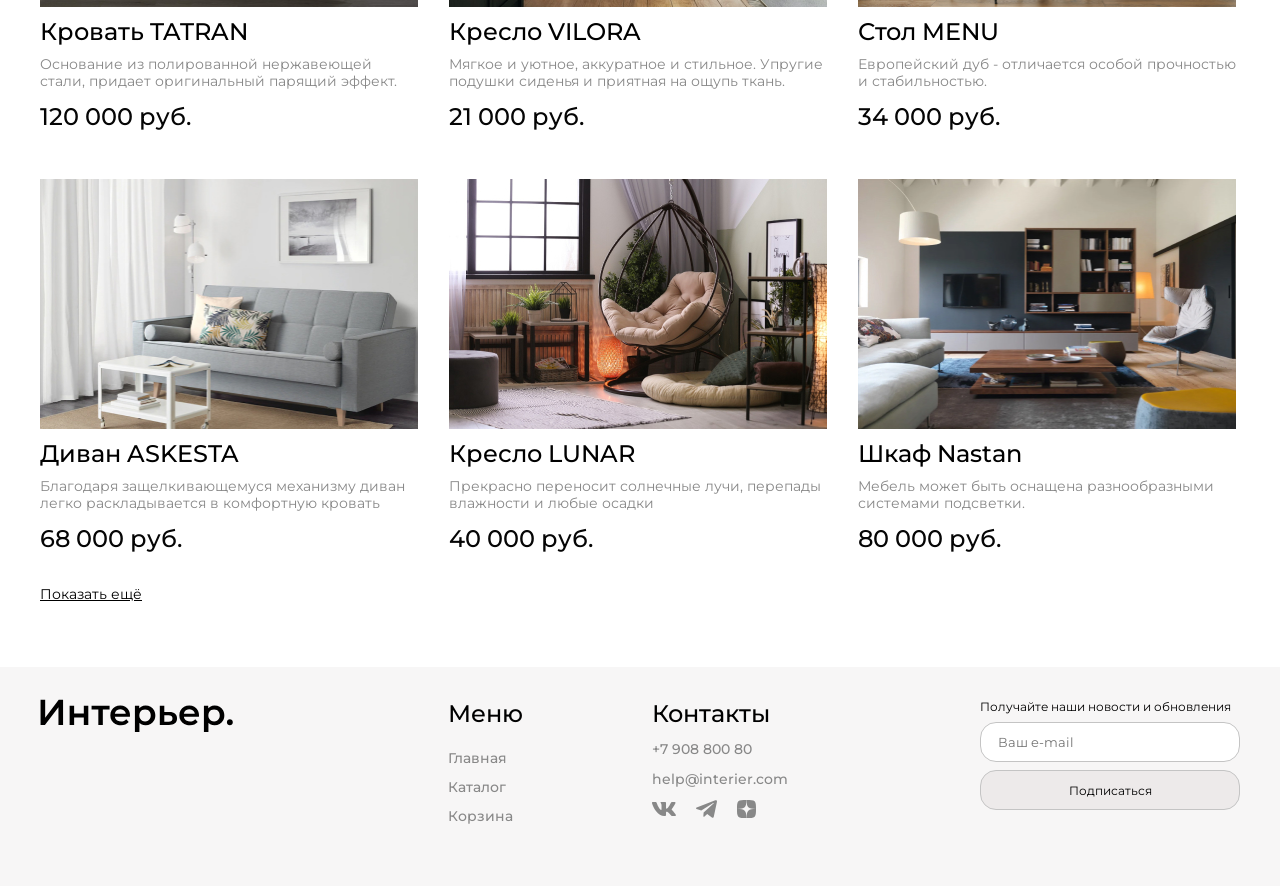
<file: catalog.html>
<!DOCTYPE html>
<html lang="en">

<head>
    <meta charset="UTF-8">
    <meta name="viewport" content="width=device-width, initial-scale=1.0">
    <title>Document</title>
    <link rel="preconnect" href="https://fonts.googleapis.com">
    <link rel="preconnect" href="https://fonts.gstatic.com" crossorigin>
    <link href="https://fonts.googleapis.com/css2?family=Montserrat:ital,wght@0,100..900;1,100..900&display=swap"
        rel="stylesheet">
    <link rel="stylesheet" href="./css/style.css">
</head>

<body>
    <div class="top top_cat center">
        <header class="header">
            <a class="logo" href="index.html">
                <img class="logo logo__img" src="./img/logo.svg" alt="logo">
            </a>
            <input placeholder="Поиск" class="header__select" type="text">
            <nav class="menu">
                <ul class="menu__link menu__link_info">
                    <li>
                        <a class="menu__link menu__link_info" href="catalog.html">
                            Каталог
                        </a>
                    </li>
                    <li>
                        <a class="menu__link menu__link_info" href="cart.html">
                            Корзина
                        </a>
                    </li>
                </ul>
            </nav>
            <div class="menu-mob">
                <a href="#"><svg width="20" height="19" viewBox="0 0 20 19" fill="none"
                        xmlns="http://www.w3.org/2000/svg">
                        <g clip-path="url(#clip0_310_627)">
                            <path
                                d="M5.7515 2.99141C4.59282 4.14838 3.91891 5.70363 3.86709 7.34023C3.81528 8.97682 4.38946 10.5716 5.47264 11.7995C6.55581 13.0275 8.06645 13.7962 9.69672 13.9491C11.2973 14.0991 12.8949 13.6444 14.1757 12.6766L17.5069 16.0085L17.5069 16.0085C17.5897 16.0914 17.6881 16.1571 17.7963 16.2019C17.9046 16.2468 18.0206 16.2698 18.1377 16.2698C18.2549 16.2698 18.3709 16.2468 18.4791 16.2019C18.5873 16.1571 18.6857 16.0914 18.7685 16.0085C18.8514 15.9257 18.9171 15.8274 18.9619 15.7191C19.0068 15.6109 19.0298 15.4949 19.0298 15.3777C19.0298 15.2606 19.0068 15.1446 18.9619 15.0363C18.9171 14.9281 18.8514 14.8298 18.7685 14.7469L18.7685 14.7469L15.4368 11.416C16.4021 10.135 16.8547 8.53846 16.7038 6.93943C16.5501 5.31054 15.7816 3.80139 14.5547 2.719C13.3277 1.63662 11.7345 1.06232 10.0992 1.11292C8.46381 1.16352 6.90917 1.83523 5.7515 2.99141ZM5.7515 2.99141L5.82216 3.06217L5.7515 2.99141ZM13.5895 4.25366C14.0271 4.68416 14.3751 5.19703 14.6135 5.76269C14.8518 6.32835 14.9758 6.93561 14.9783 7.54944C14.9808 8.16327 14.8618 8.77152 14.628 9.3391C14.3943 9.90669 14.0505 10.4224 13.6164 10.8564C13.1824 11.2905 12.6667 11.6343 12.0991 11.868C11.5315 12.1018 10.9233 12.2208 10.3094 12.2183C9.6956 12.2158 9.08834 12.0918 8.52268 11.8535C7.95702 11.6151 7.44415 11.2671 7.01365 10.8295C6.15334 9.95509 5.67341 8.77613 5.6784 7.54944C5.6834 6.32275 6.17291 5.14773 7.04032 4.28033C7.90772 3.41292 9.08274 2.92341 10.3094 2.91841C11.5361 2.91342 12.7151 3.39335 13.5895 4.25366Z"
                                fill="white" stroke="white" stroke-width="0.2" />
                        </g>
                        <defs>
                            <clipPath id="clip0_310_627">
                                <rect width="19" height="19" fill="white" transform="translate(0.800537)" />
                            </clipPath>
                        </defs>
                    </svg>
                </a>
                <a href="catalog.html"><svg width="20" height="21" viewBox="0 0 20 21" fill="none"
                        xmlns="http://www.w3.org/2000/svg">
                        <rect x="0.800537" y="0.900024" width="4.57143" height="4.57143" fill="white" />
                        <rect x="0.800537" y="8.21436" width="4.57143" height="4.57143" fill="white" />
                        <rect x="0.800537" y="15.5286" width="4.57143" height="4.57143" fill="white" />
                        <rect x="8.11401" y="8.21436" width="4.57143" height="4.57143" fill="white" />
                        <rect x="8.11401" y="15.5286" width="4.57143" height="4.57143" fill="white" />
                        <rect x="8.11401" y="0.900024" width="4.57143" height="4.57143" fill="white" />
                        <rect x="15.4285" y="8.21436" width="4.57143" height="4.57143" fill="white" />
                        <rect x="15.4285" y="15.5286" width="4.57143" height="4.57143" fill="white" />
                        <rect x="15.4285" y="0.900024" width="4.57143" height="4.57143" fill="white" />
                    </svg>
                </a>
                <a href="cart.html"><svg width="19" height="17" viewBox="0 0 19 17" fill="none"
                        xmlns="http://www.w3.org/2000/svg">
                        <path
                            d="M11.5834 16.8333C12.1359 16.8333 12.6658 16.6138 13.0566 16.2231C13.4473 15.8324 13.6667 15.3025 13.6667 14.75C13.6667 14.1974 13.4473 13.6675 13.0566 13.2768C12.6658 12.8861 12.1359 12.6666 11.5834 12.6666C11.0309 12.6666 10.501 12.8861 10.1103 13.2768C9.71957 13.6675 9.50008 14.1974 9.50008 14.75C9.50008 15.3025 9.71957 15.8324 10.1103 16.2231C10.501 16.6138 11.0309 16.8333 11.5834 16.8333ZM4.29174 16.8333C4.84428 16.8333 5.37418 16.6138 5.76488 16.2231C6.15558 15.8324 6.37508 15.3025 6.37508 14.75C6.37508 14.1974 6.15558 13.6675 5.76488 13.2768C5.37418 12.8861 4.84428 12.6666 4.29174 12.6666C3.73921 12.6666 3.20931 12.8861 2.81861 13.2768C2.4279 13.6675 2.20841 14.1974 2.20841 14.75C2.20841 15.3025 2.4279 15.8324 2.81861 16.2231C3.20931 16.6138 3.73921 16.8333 4.29174 16.8333ZM17.873 2.16975C18.133 2.16136 18.3796 2.05217 18.5606 1.86525C18.7416 1.67834 18.8428 1.42836 18.8428 1.16819C18.8428 0.908013 18.7416 0.658037 18.5606 0.471123C18.3796 0.28421 18.133 0.175013 17.873 0.166626H16.674C15.7345 0.166626 14.922 0.818709 14.7178 1.73538L13.4126 7.61246C13.2084 8.52912 12.3959 9.18121 11.4563 9.18121H3.63133L2.12924 3.17079H11.8636C12.1212 3.15904 12.3644 3.04844 12.5425 2.86199C12.7206 2.67555 12.82 2.42761 12.82 2.16975C12.82 1.91189 12.7206 1.66395 12.5425 1.47751C12.3644 1.29106 12.1212 1.18046 11.8636 1.16871H2.12924C1.82473 1.16862 1.5242 1.23796 1.25051 1.37145C0.976816 1.50495 0.737162 1.69909 0.549763 1.93911C0.362364 2.17913 0.232155 2.45872 0.169035 2.75662C0.105913 3.05452 0.111544 3.36289 0.185495 3.65829L1.68758 9.66662C1.79586 10.1002 2.046 10.485 2.39821 10.7601C2.75042 11.0351 3.18447 11.1844 3.63133 11.1843H11.4563C12.368 11.1845 13.2524 10.8736 13.9636 10.3032C14.6748 9.73275 15.1701 8.93681 15.3678 8.04683L16.674 2.16975H17.873Z"
                            fill="white" />
                    </svg>
                </a>
            </div>
        </header>
        <section class="top__title-cat">
            <h1 class="subtitle center">Каталог</h1>
        </section>
    </div>
    <div class="product-box center">
        <section class="products__catalog">
            <div class="catalog-nav">
                <div>
                    <a class="catalog-nav__link" href="./index.html">
                        Главная
                    </a>&nbsp/&nbsp<a class="catalog-nav__link" href="catalog.html">
                        Каталог товаров
                    </a>
                </div>
                <div class="catalog-nav__inputs">
                    <button class="inputs__filter">Фильтрация</button>
                    <select class="filter__hit">
                        <option value="popular">По популярности</option>
                    </select>
                </div>
            </div>
            <div class="product__asort">
                <article class="product">
                    <div class="product__icons">
                        <a class="product-blok" href="#"><svg width="24" height="24" viewBox="0 0 24 24" fill="none"
                                xmlns="http://www.w3.org/2000/svg">
                                <g clip-path="url(#clip0_196_499)">
                                    <path
                                        d="M7 8V6C7 4.67916 7.07093 2.93397 8 2C8.92908 1.06603 10.6861 1 12 1C13.3139 1 15.0709 1.06603 16 2C16.9291 2.93397 17 4.67916 17 6V8H20C20.2628 8 20.8142 7.81321 21 8C21.1858 8.18679 21 8.73583 21 9V21C21 21.2642 21.1858 21.8132 21 22C20.8142 22.1868 20.2628 22 20 22H4C3.73722 22 3.18582 22.1868 3 22C2.81419 21.8132 3 21.2642 3 21V9C3 8.73583 2.81419 8.18679 3 8C3.18582 7.81321 3.73722 8 4 8H7ZM7 10H5V20H19V10H17V12H15V10H9V12H7V10ZM9 8H15V6C15 5.2075 14.5575 4.56038 14 4C13.4426 3.43962 12.7884 3 12 3C11.2117 3 10.5575 3.43962 10 4C9.44256 4.56038 9 5.2075 9 6V8Z"
                                        fill="#C4C4C4" />
                                </g>
                                <defs>
                                    <clipPath id="clip0_196_499">
                                        <rect width="24" height="24" fill="white" />
                                    </clipPath>
                                </defs>
                            </svg>
                        </a>
                        <a class="product-like" href="#"><svg width="24" height="24" viewBox="0 0 24 24" fill="none"
                                xmlns="http://www.w3.org/2000/svg">
                                <path
                                    d="M12 21C11.355 20.428 10.626 19.833 9.85499 19.2H9.84499C7.12999 16.98 4.05299 14.468 2.69399 11.458C2.24751 10.4997 2.0109 9.45713 1.99998 8.4C1.997 6.94949 2.57876 5.55899 3.6138 4.54277C4.64884 3.52655 6.04978 2.9704 7.49999 3C8.68062 3.00187 9.83583 3.34308 10.828 3.983C11.264 4.26597 11.6584 4.60826 12 5C12.3435 4.6098 12.738 4.26771 13.173 3.983C14.1647 3.34296 15.3197 3.00172 16.5 3C17.9502 2.9704 19.3511 3.52655 20.3862 4.54277C21.4212 5.55899 22.003 6.94949 22 8.4C21.9898 9.45882 21.7532 10.5032 21.306 11.463C19.947 14.473 16.871 16.984 14.156 19.2L14.146 19.208C13.374 19.837 12.646 20.432 12.001 21.008L12 21ZM7.49999 5C6.5685 4.98835 5.67006 5.34485 4.99999 5.992C4.35438 6.62617 3.99355 7.49505 3.99991 8.4C4.01132 9.1705 4.18582 9.92985 4.51199 10.628C5.1535 11.9267 6.0191 13.1021 7.06899 14.1C8.05999 15.1 9.19999 16.068 10.186 16.882C10.459 17.107 10.737 17.334 11.015 17.561L11.19 17.704C11.457 17.922 11.733 18.148 12 18.37L12.013 18.358L12.019 18.353H12.025L12.034 18.346H12.039H12.044L12.062 18.331L12.103 18.298L12.11 18.292L12.121 18.284H12.127L12.136 18.276L12.8 17.731L12.974 17.588C13.255 17.359 13.533 17.132 13.806 16.907C14.792 16.093 15.933 15.126 16.924 14.121C17.974 13.1236 18.8397 11.9485 19.481 10.65C19.8131 9.9458 19.9901 9.17851 20 8.4C20.0042 7.49784 19.6435 6.6323 19 6C18.3312 5.34992 17.4326 4.99049 16.5 5C15.3619 4.99033 14.2739 5.46737 13.51 6.311L12 8.051L10.49 6.311C9.72606 5.46737 8.63807 4.99033 7.49999 5Z"
                                    fill="#C4C4C4" />
                            </svg>
                        </a>
                    </div>
                    <img class="product__img" src="./img/krovat.jpg" alt="Кровать">
                    <h3 class="title-product">Кровать TATRAN</h3>
                    <p class="product__name">Основание из полированной нержавеющей стали, придает оригинальный парящий
                        эффект.</p>
                    <p class="product__price">120 000 руб.</p>
                </article>
                <article class="product">
                    <img class="product__img" src="./img/product1.jpg" alt="кресло">
                    <h3 class="title-product">Кресло VILORA</h3>
                    <p class="product__name">Мягкое и уютное, аккуратное и стильное. Упругие подушки сиденья и приятная
                        на ощупь ткань.</p>
                    <p class="product__price">21 000 руб.</p>
                </article>
                <article class="product">
                    <img class="product__img" src="./img/table.jpg" alt="стол">
                    <h3 class="title-product">Стол MENU</h3>
                    <p class="product__name">Европейский дуб - отличается особой прочностью и стабильностью.</p>
                    <p class="product__price">34 000 руб.</p>
                </article>
                <article class="product">
                    <img class="product__img" src="./img/divan.jpg" alt="диван">
                    <h3 class="title-product">Диван ASKESTA</h3>
                    <p class="product__name">Благодаря защелкивающемуся механизму диван легко раскладывается в
                        комфортную кровать</p>
                    <p class="product__price">68 000 руб.</p>
                </article>
                <article class="product">
                    <img class="product__img" src="./img/kreslo.jpg" alt="кресло">
                    <h3 class="title-product">Кресло LUNAR</h3>
                    <p class="product__name">Прекрасно переносит солнечные лучи, перепады влажности и любые осадки</p>
                    <p class="product__price">40 000 руб.</p>
                </article>
                <article class="product">
                    <img class="product__img" src="./img/schkaf.jpg" alt="шкаф">
                    <h3 class="title-product">Шкаф Nastan</h3>
                    <p class="product__name">Мебель может быть оснащена разнообразными системами подсветки.</p>
                    <p class="product__price">80 000 руб.</p>
                </article>
                <article class="product">
                    <div class="product__icons">
                        <a class="product-blok" href="#"><svg width="24" height="24" viewBox="0 0 24 24" fill="none"
                                xmlns="http://www.w3.org/2000/svg">
                                <g clip-path="url(#clip0_196_499)">
                                    <path
                                        d="M7 8V6C7 4.67916 7.07093 2.93397 8 2C8.92908 1.06603 10.6861 1 12 1C13.3139 1 15.0709 1.06603 16 2C16.9291 2.93397 17 4.67916 17 6V8H20C20.2628 8 20.8142 7.81321 21 8C21.1858 8.18679 21 8.73583 21 9V21C21 21.2642 21.1858 21.8132 21 22C20.8142 22.1868 20.2628 22 20 22H4C3.73722 22 3.18582 22.1868 3 22C2.81419 21.8132 3 21.2642 3 21V9C3 8.73583 2.81419 8.18679 3 8C3.18582 7.81321 3.73722 8 4 8H7ZM7 10H5V20H19V10H17V12H15V10H9V12H7V10ZM9 8H15V6C15 5.2075 14.5575 4.56038 14 4C13.4426 3.43962 12.7884 3 12 3C11.2117 3 10.5575 3.43962 10 4C9.44256 4.56038 9 5.2075 9 6V8Z"
                                        fill="#C4C4C4" />
                                </g>
                                <defs>
                                    <clipPath id="clip0_196_499">
                                        <rect width="24" height="24" fill="white" />
                                    </clipPath>
                                </defs>
                            </svg>
                        </a>
                        <a class="product-like" href="#"><svg width="24" height="24" viewBox="0 0 24 24" fill="none"
                                xmlns="http://www.w3.org/2000/svg">
                                <path
                                    d="M12 21C11.355 20.428 10.626 19.833 9.85499 19.2H9.84499C7.12999 16.98 4.05299 14.468 2.69399 11.458C2.24751 10.4997 2.0109 9.45713 1.99998 8.4C1.997 6.94949 2.57876 5.55899 3.6138 4.54277C4.64884 3.52655 6.04978 2.9704 7.49999 3C8.68062 3.00187 9.83583 3.34308 10.828 3.983C11.264 4.26597 11.6584 4.60826 12 5C12.3435 4.6098 12.738 4.26771 13.173 3.983C14.1647 3.34296 15.3197 3.00172 16.5 3C17.9502 2.9704 19.3511 3.52655 20.3862 4.54277C21.4212 5.55899 22.003 6.94949 22 8.4C21.9898 9.45882 21.7532 10.5032 21.306 11.463C19.947 14.473 16.871 16.984 14.156 19.2L14.146 19.208C13.374 19.837 12.646 20.432 12.001 21.008L12 21ZM7.49999 5C6.5685 4.98835 5.67006 5.34485 4.99999 5.992C4.35438 6.62617 3.99355 7.49505 3.99991 8.4C4.01132 9.1705 4.18582 9.92985 4.51199 10.628C5.1535 11.9267 6.0191 13.1021 7.06899 14.1C8.05999 15.1 9.19999 16.068 10.186 16.882C10.459 17.107 10.737 17.334 11.015 17.561L11.19 17.704C11.457 17.922 11.733 18.148 12 18.37L12.013 18.358L12.019 18.353H12.025L12.034 18.346H12.039H12.044L12.062 18.331L12.103 18.298L12.11 18.292L12.121 18.284H12.127L12.136 18.276L12.8 17.731L12.974 17.588C13.255 17.359 13.533 17.132 13.806 16.907C14.792 16.093 15.933 15.126 16.924 14.121C17.974 13.1236 18.8397 11.9485 19.481 10.65C19.8131 9.9458 19.9901 9.17851 20 8.4C20.0042 7.49784 19.6435 6.6323 19 6C18.3312 5.34992 17.4326 4.99049 16.5 5C15.3619 4.99033 14.2739 5.46737 13.51 6.311L12 8.051L10.49 6.311C9.72606 5.46737 8.63807 4.99033 7.49999 5Z"
                                    fill="#C4C4C4" />
                            </svg>
                        </a>
                    </div>
                    <img class="product__img" src="./img/krovat.jpg" alt="Кровать">
                    <h3 class="title-product">Кровать TATRAN</h3>
                    <p class="product__name">Основание из полированной нержавеющей стали, придает оригинальный парящий
                        эффект.</p>
                    <p class="product__price">120 000 руб.</p>
                </article>
                <article class="product">
                    <img class="product__img" src="./img/product1.jpg" alt="кресло">
                    <h3 class="title-product">Кресло VILORA</h3>
                    <p class="product__name">Мягкое и уютное, аккуратное и стильное. Упругие подушки сиденья и приятная
                        на ощупь ткань.</p>
                    <p class="product__price">21 000 руб.</p>
                </article>
                <article class="product">
                    <img class="product__img" src="./img/table.jpg" alt="стол">
                    <h3 class="title-product">Стол MENU</h3>
                    <p class="product__name">Европейский дуб - отличается особой прочностью и стабильностью.</p>
                    <p class="product__price">34 000 руб.</p>
                </article>
                <article class="product">
                    <img class="product__img" src="./img/divan.jpg" alt="диван">
                    <h3 class="title-product">Диван ASKESTA</h3>
                    <p class="product__name">Благодаря защелкивающемуся механизму диван легко раскладывается в
                        комфортную кровать</p>
                    <p class="product__price">68 000 руб.</p>
                </article>
                <article class="product">
                    <img class="product__img" src="./img/kreslo.jpg" alt="кресло">
                    <h3 class="title-product">Кресло LUNAR</h3>
                    <p class="product__name">Прекрасно переносит солнечные лучи, перепады влажности и любые осадки</p>
                    <p class="product__price">40 000 руб.</p>
                </article>
                <article class="product">
                    <img class="product__img" src="./img/schkaf.jpg" alt="шкаф">
                    <h3 class="title-product">Шкаф Nastan</h3>
                    <p class="product__name">Мебель может быть оснащена разнообразными системами подсветки.</p>
                    <p class="product__price">80 000 руб.</p>
                </article>
            </div>
        </section>
        <div class="filtering-box">
            <div class="filtering-container">
                <div class="filtering-container__top">
                    <div class="container-top__left">
                        <div class="box__delivery-time">
                            <div class="delivery-time__title-box">
                                <h4 class="container-top__title lower-indentation_16">
                                    Сроки доставки
                                </h4>
                            </div>
                            <div class="delivery-time__container">
                                <div class="radio">
                                    <input class="radio__input" type="radio" id="no matter" name="delivery-time" checked
                                        value="no matter" сhecked />
                                    <label class="radio__label" for="no matter">Неважно</label>
                                </div>
                                <div class="radio">
                                    <input class="radio__input" type="radio" id="today" name="delivery-time"
                                        value="today" />
                                    <label class="radio__label" for="today">Сегодня</label>
                                </div>
                                <div class="radio">
                                    <input class="radio__input" type="radio" id="tomorrow" name="delivery-time"
                                        value="tomorrow" />
                                    <label class="radio__label" for="tomorrow">Завтра</label>
                                </div>
                                <div class="radio">
                                    <input class="radio__input" type="radio" id="up to 3 days" name="delivery-time"
                                        value="up to 3 days" />
                                    <label class="radio__label" for="up to 3 days">До 3 дней</label>
                                </div>
                                <div class="radio">
                                    <input class="radio__input" type="radio" id="up to 7 days" name="delivery-time"
                                        value="up to 7 days" />
                                    <label class="radio__label" for="up to 7 days">До 7 дней</label>
                                </div>
                            </div>
                        </div>
                        <div class="box__price">
                            <div>
                                <h4 class="container-top__title lower-indentation_14">Цена</h4>
                            </div>
                            <div class="box-price__text lower-indentation_14">
                                от 0 руб. до 100000 руб.
                            </div>
                            <div class="range__cursor">
                                <input class="range__input range__input_min" name="range_1" type="range" min="1"
                                    max="10000" value="1" />
                                <input class="range__input range__input_max" name="range_1" type="range" min="1"
                                    max="10000" value="10000" />
                            </div>
                        </div>
                        <div class="box-colour">
                            <h4 class="container-top__title lower-indentation_14">Цвет</h4>
                            <div class="colour-many">
                                <div class="checkbox color-many__options">
                                    <input class="checkbox__input" type="checkbox" id="color-white" />
                                    <label class="checkbox__label checkbox__label_white" for="color-white"></label>
                                </div>
                                <div class="checkbox color-many__options">
                                    <input class="checkbox__input checkbox__input_black" type="checkbox"
                                        id="color-black" />
                                    <label class="checkbox__label checkbox__label_black" for="color-black"></label>

                                </div>
                                <div class="checkbox color-many__options">
                                    <input class="checkbox__input" type="checkbox" id="color-gray" />
                                    <label class="checkbox__label checkbox__label_gray" for="color-gray"></label>
                                </div>
                                <div class="checkbox color-many__options">
                                    <input class="checkbox__input" type="checkbox" id="color-red" for="color-red" />
                                    <label class="checkbox__label checkbox__label_red" for="color-red"></label>
                                </div>
                                <div class="checkbox color-many__options">
                                    <input class="checkbox__input" type="checkbox" id="color-orange" checked />
                                    <label class="checkbox__label checkbox__label_orange" for="color-orange"></label>
                                </div>
                                <div class="checkbox color-many__options">
                                    <input class="checkbox__input" type="checkbox" id="color-yellow" checked />
                                    <label class="checkbox__label checkbox__label_yellow" for="color-yellow"></label>
                                </div>
                                <div class="checkbox color-many__options">
                                    <input class="checkbox__input" type="checkbox" id="color-green" />
                                    <label class="checkbox__label checkbox__label_green" for="color-green"></label>
                                </div>
                                <div class="checkbox__colour_1">
                                    <div class="checkbox checkbox__colour lower-indentation_14">
                                        <input class="checkbox__input" type="checkbox" id="color-lightgreen" />
                                        <label class="checkbox__label checkbox__label_lightgreen"
                                            for="color-lightgreen"></label>
                                    </div>
                                    <div class="checkbox checkbox__colour lower-indentation_14">
                                        <input class="checkbox__input" type="checkbox" id="color-blue" />
                                        <label class="checkbox__label checkbox__label_blue" for="color-blue"></label>
                                    </div>
                                    <div class="checkbox checkbox__colour lower-indentation_14">
                                        <input class="checkbox__input" type="checkbox" id="color-darkblue" />
                                        <label class="checkbox__label checkbox__label_darkblue"
                                            for="color-darkblue"></label>
                                    </div>
                                    <div class="checkbox checkbox__colour lower-indentation_14">
                                        <input class="checkbox__input" type="checkbox" id="color-violet" />
                                        <label class="checkbox__label checkbox__label_violet"
                                            for="color-violet"></label>
                                    </div>
                                    <div class="checkbox checkbox__colour lower-indentation_14">
                                        <input class="checkbox__input" type="checkbox" id="color-purple" />
                                        <label class="checkbox__label checkbox__label_purple"
                                            for="color-purple"></label>
                                    </div>
                                    <div class="checkbox checkbox__colour lower-indentation_14">
                                        <input class="checkbox__input" type="checkbox" id="color-lilac" checked />
                                        <label class="checkbox__label checkbox__label_lilac" for="color-lilac"></label>
                                    </div>
                                    <div class="checkbox checkbox__colour lower-indentation_14">
                                        <input class="checkbox__input" type="checkbox" id="color-pink" />
                                        <label class="checkbox__label checkbox__label_pink" for="color-pink"></label>
                                    </div>
                                </div>
                            </div>
                        </div>
                    </div>
                    <div class="container-top__right">
                        <h4 class="container-top__title lower-indentation_14">
                            Тип комнаты
                        </h4>
                        <div class="room-type lower-indentation_14">
                            <input class="room-type__input" type="checkbox" checked id="color" />
                            <label class="room-type__label" for="color">Кухня и столовая</label>
                        </div>
                        <div class="room-type lower-indentation_14">
                            <input class="room-type__input" type="checkbox" checked id="color1" />
                            <label class="room-type__label" for="color1">Ванная комната</label>
                        </div>
                        <div class="room-type lower-indentation_14">
                            <input class="room-type__input" type="checkbox" id="color2" />
                            <label class="room-type__label" for="color2">Детская комната</label>
                        </div>
                        <div class="room-type lower-indentation_14">
                            <input class="room-type__input" type="checkbox" id="color3" />
                            <label class="room-type__label" for="color3">Домашний офис</label>
                        </div>
                        <div class="room-type lower-indentation_14">
                            <input class="room-type__input" type="checkbox" id="color4" />
                            <label class="room-type__label" for="color4">Гостиная</label>
                        </div>
                        <div class="room-type lower-indentation_14">
                            <input class="room-type__input" type="checkbox" id="color5" />
                            <label class="room-type__label" for="color5">Прихожая</label>
                        </div>
                        <div class="room-type lower-indentation_14">
                            <input class="room-type__input" type="checkbox" id="color6" />
                            <label class="room-type__label" for="color6">Спальня</label>
                        </div>
                        <div class="room-type lower-indentation_14">
                            <input class="room-type__input" type="checkbox" id="color7" />
                            <label class="room-type__label" for="color7">Гардероб</label>
                        </div>
                        <div class="room-type lower-indentation_14">
                            <input class="room-type__input" type="checkbox" id="color8" />
                            <label class="room-type__label" for="color8">Дача</label>
                        </div>
                        <div class="room-type lower-indentation_14">
                            <input class="room-type__input" type="checkbox" id="color9" />
                            <label class="room-type__label" for="color9">Свет</label>
                        </div>
                    </div>
                    <div class="filtering-container__bottom">
                        <button class="container-bottom__button">
                            Применить
                        </button>
                    </div>
                </div>
            </div>
        </div>
    </div>
    <div class="nav-box">
        <nav>
            <a class="nav-box_navigation nav-box_navigation_mobi center" href="catalog.html">Показать ещё</a>
        </nav>
    </div>
    <footer class="footer footer__container center">
        <img class="logo logo__old" src="./img/logo2.svg" alt="Интерьер.">
        <div class="footer__box_mega">
            <div class="footer__box">
                <div class="footer__menu">
                    <h4 class="footer__menu_vibor">Меню</h4>
                    <ul class="menu__link_old">
                        <li class="menu__list"><a class="menu__link menu__link_old" href="./index.html">Главная</a></li>
                        <li class="menu__list"><a class="menu__link menu__link_old" href="./catalog.html">Каталог</a>
                        </li>
                        <li class="menu__list"><a class="menu__link menu__link_old" href="./cart.html">Корзина</a></li>
                    </ul>
                </div>
                <div class="footer__contacts2">
                    <h5 class="footer__contacts_vibor2">Контакты</h5>
                    <a class="footer__contacts_phon" href="+79088008080">+7 908 800 80</a>
                    <a class="footer__contacts_phon" href="help@interier.com">help@interier.com</a>
                    <div class="footer__contacts_seti">
                        <img class="footer__icon" src="./img/vk.svg" alt="vk">
                        <img class="footer__icon" src="./img/telegram.svg" alt="telegram">
                        <img class="footer__icon" src="./img/dzen.svg" alt="dsen">
                    </div>
                </div>
            </div>
            <form class="info__form" action="#">
                <p class="info">Получайте наши новости и обновления</p>
                <input class="email" placeholder="Ваш e-mail">
                <button class="form form__text">Подписаться</button>
            </form>
        </div>
    </footer>
</body>

</html>
</file>
<file: css/style.css>
* {
  margin: 0;
  padding: 0;
  box-sizing: border-box;
}

body {
  font-family: "Montserrat", sans-serif;
  font-size: 14px;
}

a {
  text-decoration: none;
}

.center {
  padding-left: calc(50% - 600px);
  padding-right: calc(50% - 600px);
}

.top {
  height: 735px;
  background-image: url(../img/toplogo.jpg);
  background-repeat: no-repeat;
  background-position: center;
  background-size: cover;
}

.top_cat {
  height: 400px;
  background-image: url(../img/logokat.jpg);
  background-repeat: no-repeat;
  background-position: center;
  background-size: cover;
}

.top__text {
  font-size: 24px;
  margin-bottom: 16px;
  color: #FFFFFF;
  padding-top: 16px;
}

.header {
  height: 77px;
  display: flex;
  border-bottom: 0.5px solid #FFFFFF;
  justify-content: space-between;
  flex-wrap: wrap;
  align-items: center;
}

.header__input {
  width: 288px;
  height: 41px;
  border-radius: 20px;
  box-sizing: border-box;
  outline: none;
  background-color: transparent;
  border: 1px solid #FFFFFF;
  color: #FFFFFF;
  font: inherit;
  font-size: 16px;
  font-weight: 400;
  padding-left: 32px;
  padding-right: 32px;
}

.header__select {
  width: 288px;
  height: 41px;
  border-radius: 20px;
  box-sizing: border-box;
  outline: none;
  background-color: transparent;
  border: 1px solid #FFFFFF;
  color: #FFFFFF;
  font: inherit;
  font-size: 16px;
  font-weight: 400;
  padding-left: 32px;
  padding-right: 32px;
}

.header__input::-moz-placeholder {
  color: #FFFFFF;
}

.header__input::placeholder {
  color: #FFFFFF;
}

.header__input:focus::-moz-placeholder {
  color: transparent;
}

.header__input:focus::placeholder {
  color: transparent;
}

.top__title {
  margin-top: 64px;
  max-width: 792px;
  font-size: 64px;
  font-weight: 600;
  line-height: 70px;
  color: #FFFFFF;
}

.subtitle {
  padding-top: 126px;
  font-size: 64px;
  font-weight: 600;
  line-height: 70px;
  color: #FFFFFF;
}

.catalog {
  font-size: 16px;
  font-weight: 400;
  line-height: 24px;
  text-align: left;
  text-decoration-line: underline;
  color: #FFFFFF;
}

.catalog:hover {
  transform: scale(1.1);
  transition: transform 0.3s;
  transition: fill 1s;
}

.menu__link {
  font-size: 14px;
  font-weight: 500;
  text-decoration-line: none;
  line-height: 20px;
  text-align: left;
  color: #FFFFFF;
}

.menu-mob {
  display: none;
}

.menu__link_old {
  color: #888888;
  list-style-type: none;
}

.menu__link_info {
  list-style-type: none;
  display: flex;
  gap: 32px;
}

.inputs__filter {
  font-family: "Montserrat", sans-serif;
  padding-top: 12px;
  padding-bottom: 12px;
  padding-left: 17px;
  box-sizing: border-box;
  width: 182px;
  height: 40px;
  border-radius: 20px;
  border: 1px solid #C4C4C4;
}

.filter:not([multiple]) {
  background-image: url(../img/polygon.svg);
  background-repeat: no-repeat;
  background-position: 87% 52%;
}

.filter__hit {
  font-family: "Montserrat", sans-serif;
  padding-top: 12px;
  padding-bottom: 12px;
  padding-left: 17px;
  box-sizing: border-box;
  width: 227px;
  height: 40px;
  border-radius: 20px;
  border: 1px solid #C4C4C4;
  -webkit-appearance: none;
     -moz-appearance: none;
          appearance: none;
}

.filter__hit:hover {
  outline: none;
  cursor: pointer;
}

.filter__hit:not([multiple]) {
  background-image: url(../img/polygon.svg);
  background-repeat: no-repeat;
  background-position: 90% 52%;
}

.products__title {
  font-weight: 600;
  font-size: 48px;
  margin-top: 64px;
  margin-bottom: 32px;
}
.products__title .products__title::before {
  padding-top: 0;
}

.products__catalog {
  font-size: 16px;
}

.heading {
  font-size: 48px;
  font-weight: 600;
  line-height: 58px;
  color: #000000;
}

.for {
  margin-top: 32px;
  display: grid;
  gap: 32px;
  grid-template-columns: repeat(12, 1fr);
}

.for-box {
  padding-top: 64px;
}

.for__item {
  height: 415px;
  grid-column: span 4;
  font-size: 34px;
  line-height: 41px;
  align-items: center;
  text-align: center;
  color: #FFFFFF;
  display: flex;
  justify-content: center;
  align-items: center;
}
.for__item:hover {
  font-weight: bold;
}

.for__item_big {
  grid-column: span 6;
}

.for__item_1 {
  background-image: url(../img/for1.jpg);
}

.for__item_2 {
  background-image: url(../img/for2.jpg);
}

.for__item_3 {
  background-image: url(../img/for3.jpg);
}

.for__item_4 {
  background-image: url(../img/for4.jpg);
}

.for__item_5 {
  background-image: url(../img/for5.jpg);
}

.product {
  width: 378px;
  font-weight: 500;
  font-size: 24px;
  color: #000000;
  display: flex;
  flex-wrap: wrap;
}

.title-product {
  color: rgb(0, 0, 0);
  font-family: Montserrat;
  font-size: 24px;
  font-weight: 500;
  line-height: 29px;
  margin-top: 10px;
}
.title-product:hover {
  font-weight: bold;
}

.product__asort {
  max-width: 1200px;
  font-weight: 500;
  font-size: 24px;
  color: #000000;
  display: flex;
  flex-wrap: wrap;
  -moz-column-gap: 31px;
       column-gap: 31px;
  row-gap: 48px;
}

.product-box {
  box-sizing: border-box;
  padding-top: 64px;
  display: flex;
  flex-wrap: wrap;
  gap: 31px;
}

.catalog-nav {
  width: 1200px;
  display: flex;
  justify-content: space-between;
  align-items: center;
  margin-bottom: 36px;
}
.catalog-nav__link {
  font-family: "Montserrat", sans-serif;
  text-decoration: none;
  color: #000;
}
.catalog-nav__inputs {
  display: flex;
  gap: 10px;
}

.product-menu {
  font-weight: 500;
  font-size: 24px;
  color: #000000;
  display: flex;
  flex-wrap: wrap;
  -moz-column-gap: 31px;
       column-gap: 31px;
  row-gap: 56px;
}

.product__img {
  width: 100%;
  height: 250px;
  background-size: cover;
}

.product__icons {
  position: absolute;
  left: 2px;
  width: 60px;
  display: flex;
  justify-content: space-between;
}

.product-blok {
  margin-top: 10px;
}
.product-blok:hover {
  filter: brightness(0);
}

.product-like {
  margin-top: 10px;
}
.product-like:hover {
  filter: brightness(0);
}

.product__name {
  font-weight: 400;
  font-size: 14px;
  margin-top: 10px;
  margin-bottom: 12px;
  line-height: 17px;
  color: #888888;
}

.product__sale {
  display: flex;
  gap: 32px;
}

.product__price {
  font-size: 24px;
  font-weight: 500;
  line-height: 29px;
  color: #050505;
  display: flex;
  gap: 32px;
}

.product__price_old {
  text-decoration: line-through;
  color: #888888;
}

.nav-box {
  display: block;
  padding-top: 31px;
  padding-bottom: 64px;
  text-decoration: underline;
  color: #000000;
}

.catalog__navigation {
  display: block;
  padding-top: 32px;
  font-weight: 400;
  font-size: 16px;
  line-height: 24px;
  color: #000;
}

.footer {
  background-color: #F7F6F6;
}
.footer__container {
  display: flex;
  justify-content: space-between;
  align-items: flex-start;
  padding-top: 32px;
  padding-bottom: 59px;
}
.footer__box_mega {
  display: flex;
  gap: 192px;
}
.footer__box {
  display: flex;
  gap: 129px;
}
.footer__menu {
  font-weight: 500;
  font-size: 24px;
  display: flex;
  flex-direction: column;
  gap: 12px;
}
.footer__menu_vibor {
  font-weight: 500;
  font-size: 24px;
  flex-direction: row;
  display: flex;
  gap: 12px;
  color: #000000;
}
.footer__contacts_vibor2 {
  font-weight: 500;
  font-size: 24px;
  display: flex;
  flex-direction: column;
  color: #000000;
}
.footer__contacts2 {
  display: flex;
  flex-direction: column;
  gap: 12px;
}
.footer__contacts_phon {
  font-weight: 500;
  text-decoration-line: none;
  color: #888888;
  display: flex;
  gap: 12px;
}
.footer__contacts_seti {
  display: flex;
  gap: 20px;
}
.footer__icon:hover {
  cursor: pointer;
  filter: brightness(0);
}

.email {
  font-family: "Montserrat", sans-serif;
  padding-top: 12px;
  padding-bottom: 12px;
  padding-left: 17px;
  box-sizing: border-box;
  width: 260px;
  height: 40px;
  border-radius: 16px;
  border: 1px solid #C4C4C4;
}
.email:focus {
  outline: none;
}
.email:focus::-moz-placeholder {
  color: transparent;
}
.email:focus::placeholder {
  color: transparent;
}

.form {
  width: 260px;
  height: 40px;
  font-size: 12px;
  border-radius: 16px;
  background: rgba(222, 215, 215, 0.4117647059);
  border: 1px solid #C4C4C4;
}
.form__text {
  font-family: "Montserrat", sans-serif;
  padding-top: 12px;
  padding-bottom: 12px;
  text-align: center;
}
.form__text:hover {
  cursor: pointer;
  background-color: #000;
  color: #FFFFFF;
}

.info {
  width: 251px;
  font-size: 12px;
}
.info__form {
  display: flex;
  flex-direction: column;
  gap: 8px;
}

* {
  margin: 0;
  padding: 0;
  box-sizing: border-box;
}

body {
  font-family: "Montserrat", sans-serif;
  font-size: 14px;
}

a {
  text-decoration: none;
}

.center {
  padding-left: calc(50% - 600px);
  padding-right: calc(50% - 600px);
}

.top-cart {
  height: 400px;
  background-image: url(../img/topcart.jpg);
  background-size: cover;
  background-repeat: no-repeat;
  background-position: center;
}

.cart {
  display: grid;
  grid-template-columns: repeat(12, 1fr);
  margin-top: 64px;
}
.cart__name-box {
  width: 756px;
  display: flex;
  justify-content: space-between;
  padding-bottom: 14px;
  font-size: 16px;
}
.cart__item {
  border-top: 0.5px solid #CACDD8;
  padding-top: 25px;
  padding-bottom: 32px;
  display: flex;
  justify-content: space-between;
  align-items: flex-start;
}
.cart__item_2 {
  border-top: 0.5px solid #CACDD8;
  padding-top: 32px;
}
.cart__info-name {
  color: rgb(0, 0, 0);
  font-family: Montserrat;
  font-size: 24px;
  font-weight: 500;
  line-height: 29px;
  display: flex;
  flex-direction: column;
  gap: 14px;
}
.cart__info-title {
  width: 276px;
  margin-top: 10px;
  margin-bottom: 12px;
  line-height: 17px;
  color: #888888;
}
.cart__info-price {
  font-size: 16px;
  font-weight: 500;
  line-height: 29px;
  color: #050505;
  display: flex;
  gap: 32px;
  padding-bottom: 15px;
}
.cart__left {
  display: flex;
  -webkit-text-decoration: column;
          text-decoration: column;
  gap: 32px;
}
.cart__form {
  margin-left: 33px;
  background: #F7F6F6;
  border-radius: 20px;
  height: 556px;
  grid-column: span 4;
}
.cart__form-title {
  font-weight: 700;
  font-size: 24px;
  padding-top: 42px;
  padding-bottom: 35px;
  text-align: center;
}
.cart__form-anketa {
  height: 143px;
  font: inherit;
  width: 288px;
  margin-left: 27px;
}
.cart__form-name {
  display: flex;
  font-family: inherit;
  font-size: 14px;
  line-height: 17px;
  flex-direction: column;
  background: #F7F6F6;
  border: none;
  width: 288px;
  border-bottom: 1px solid #CACDD8;
  margin-bottom: 44px;
}
.cart__form-cena {
  margin-top: 64px;
  padding-bottom: 18px;
  font-size: 24px;
  text-align: center;
}
.cart__form-sakas {
  color: #000;
  padding-top: 10px;
  padding-bottom: 11px;
  display: block;
  padding-left: 76px;
  font-size: 16px;
  border: 1px solid #000000;
  border-radius: 20px;
  width: 290px;
  height: 41px;
  margin-left: 45px;
}
.cart__form-sakas:hover {
  cursor: pointer;
  background-color: #000;
  color: #FFFFFF;
}
.cart__content {
  grid-column: span 8;
}
.cart__link-box {
  display: flex;
  gap: 30px;
  color: #000;
  text-decoration: underline;
}
.cart__link-box1 {
  color: #000;
  text-decoration: underline;
}
.cart__vibor {
  border: none;
  font-weight: 600;
  background-color: #F7F6F6;
  width: 71px;
  height: 51px;
  padding-left: 26px;
  border-radius: 6px;
}

.select {
  font-weight: 500;
}

.nav-box {
  padding-top: 0;
}

.product-box_cart {
  box-sizing: border-box;
  display: flex;
  flex-wrap: wrap;
  gap: 31px;
}

.product__icons_cart {
  position: absolute;
  padding-top: 10px;
  left: 466px;
}

.products__title_spec {
  margin-top: 32px;
}

.button {
  border: #000;
  font-family: "Montserrat", sans-serif;
  margin-top: 18px;
  display: flex;
  gap: 7px;
}
.button__filter {
  font-family: "Montserrat", sans-serif;
  padding-top: 10px;
  padding-bottom: 10px;
  padding-left: 33px;
  padding-right: 33px;
  border: 1px solid #000000;
  border-radius: 50px;
  width: 200px;
  height: 37px;
  background-color: white;
}
.button__filter:hover {
  cursor: pointer;
  background-color: #000;
  color: #FFFFFF;
}
.button__cont {
  font-family: "Montserrat", sans-serif;
  padding-top: 10px;
  padding-bottom: 10px;
  padding-left: 20px;
  padding-right: 20px;
  border: 1px solid #000000;
  border-radius: 50px;
  width: 200px;
  height: 37px;
  color: #000;
}
.button__cont:hover {
  cursor: pointer;
  background-color: #000;
  color: #FFFFFF;
}

* {
  margin: 0;
  padding: 0;
  box-sizing: border-box;
}

body {
  font-family: "Montserrat", sans-serif;
  font-size: 14px;
}

a {
  text-decoration: none;
}

.center {
  padding-left: calc(50% - 600px);
  padding-right: calc(50% - 600px);
}

.catalog {
  padding-top: 16px;
  font-size: 16px;
  font-weight: 400;
  line-height: 24px;
  text-align: left;
  text-decoration-line: underline;
  color: #FFFFFF;
}

.header__select {
  width: 288px;
  height: 41px;
  border-radius: 20px;
  box-sizing: border-box;
  outline: none;
  background-color: transparent;
  border: 1px solid #FFFFFF;
  color: #FFFFFF;
  font: inherit;
  font-size: 16px;
  font-weight: 400;
  padding-left: 32px;
  padding-right: 32px;
}

.header__select::-moz-placeholder {
  color: white;
  opacity: 1;
}

.header__select::placeholder {
  color: white;
  opacity: 1;
}

.inputs__filter {
  position: relative;
  font-family: "Montserrat", sans-serif;
  padding-top: 0;
  padding-bottom: 0;
  padding-left: 17px;
  box-sizing: border-box;
  width: 182px;
  height: 40px;
  border-radius: 20px;
  border: 1px solid #C4C4C4;
}

.filter:not([multiple]) {
  background-image: url(../img/polygon.svg);
  background-repeat: no-repeat;
  background-position: 87% 52%;
}

.filter__hit {
  font-family: "Montserrat", sans-serif;
  padding-top: 12px;
  padding-bottom: 12px;
  padding-left: 17px;
  box-sizing: border-box;
  width: 227px;
  height: 40px;
  border-radius: 20px;
  border: 1px solid #C4C4C4;
  -webkit-appearance: none;
  -moz-appearance: none;
  appearance: none;
}

.filter__hit:hover {
  outline: none;
  cursor: pointer;
}

.filter__hit:not([multiple]) {
  background-image: url(../img/polygon.svg);
  background-repeat: no-repeat;
  background-position: 90% 52%;
}

.inputs__filter {
  color: rgb(0, 0, 0);
  font-size: 16px;
  font-weight: 500;
  line-height: 20px;
  text-align: left;
  background-color: #fff;
}

.inputs__filter:hover {
  outline: none;
  cursor: pointer;
}

.inputs__filter:not([multiple]) {
  background-image: url(../img/polygon.svg);
  background-repeat: no-repeat;
  background-position: 87% 52%;
}

.filtering-box {
  position: absolute;
  right: 238px;
  top: 491px;
  width: 541.5px;
  height: 548px;
  background-color: #fff;
  box-shadow: 0px 4px 67px -12px rgba(0, 0, 0, 0.32);
  display: flex;
  justify-content: center;
  align-items: center;
  padding-left: 48px;
  padding-right: 48px;
}

.filtering-container {
  width: 445.5px;
  height: 468px;
  display: flex;
  flex-direction: column;
  gap: 36px;
}

.filtering-container__top {
  width: 445.5px;
  height: 392px;
  display: flex;
  flex-wrap: wrap;
  -moz-column-gap: 65px;
       column-gap: 65px;
  row-gap: 32px;
}

.container-top__left {
  width: 190.5px;
  height: 392px;
  display: flex;
  flex-direction: column;
  gap: 32px;
}

.box__delivery-time {
  width: 136px;
  height: 177px;
}

.container-top__title {
  color: rgb(5, 5, 5);
  font-family: Montserrat;
  font-size: 16px;
  font-weight: 500;
  line-height: 20px;
}

.lower-indentation_16 {
  margin-bottom: 16px;
}

.lower-indentation_14 {
  margin-bottom: 14px;
}

.box-price__text {
  color: rgb(0, 0, 0);
  font-family: Montserrat;
  line-height: 17px;
}

.delivery-time__container {
  width: 102px;
  height: 141px;
  display: flex;
  flex-direction: column;
  cursor: pointer;
  gap: 14px;
}

.radio {
  display: flex;
  align-items: center;
  gap: 20px;
  padding-left: 25px;
}

.radio__input {
  display: none;
}

input[type=radio] + label {
  cursor: pointer;
}

input[type=radio] + label::before {
  content: "";
  position: absolute;
  left: 50px;
  width: 15px;
  height: 15px;
  border: 1px solid #888888;
  border-radius: 50%;
}

input[type=radio]:checked + .radio__label::after {
  display: flex;
  align-items: center;
  cursor: pointer;
  position: relative;
  font-size: 14px;
}

.radio__label::before {
  content: "";
  border: 1px solid #888888;
  border-radius: 50%;
  position: absolute;
  background-color: #fff;
}

.radio__input:checked + .radio__label::before {
  border-color: #000;
  background-image: url(../img/vector1.svg);
  background-repeat: no-repeat;
  background-position: center;
}

.room-type__label {
  color: rgb(0, 0, 0);
  font-family: Montserrat;
  line-height: 17px;
}

.container-top__right {
  width: 190px;
  height: 330px;
  display: flex;
  flex-direction: column;
  justify-content: flex-start;
}

input[type=checkbox] + label {
  cursor: pointer;
}

input[type=checkbox] + label::before {
  content: "";
  position: absolute;
  width: 14px;
  height: 14px;
  border: 1px solid #888888;
}

input[type=checkbox]:checked + .room-type__label::after {
  display: flex;
  align-items: center;
  cursor: pointer;
  position: relative;
  font-size: 14px;
}

.room-type__input {
  display: none;
}

.room-type__label {
  display: flex;
  align-items: center;
  position: relative;
  padding-left: 30px;
}

.room-type__label::before {
  content: "";
  width: 14px;
  height: 14px;
  border: 1px solid #888888;
  position: absolute;
  left: 0;
}

.room-type__input:checked + .room-type__label::before {
  border-color: #000;
  background-image: url(../img/vector1.svg);
  background-repeat: no-repeat;
  background-position: center;
}

.box__price {
  margin-top: 12px;
}

.range {
  display: flex;
  flex-direction: column;
  gap: 14px;
}
.range__cursor {
  display: flex;
  gap: 14px;
  border: 1px 0.5px solid #000;
}
.range__input {
  width: 190px;
  height: 9px;
  overflow: hidden;
  outline: none;
}
.range__input, .range__input::-webkit-slider-runnable-track, .range__input::-webkit-slider-thumb {
  -webkit-appearance: none;
  background: none;
}
.range__input::-webkit-slider-runnable-track {
  width: 200px;
  height: 1px;
  background: #000;
}
.range__input:nth-child(2)::-webkit-slider-runnable-track {
  background: none;
}
.range__input::-webkit-slider-thumb {
  position: relative;
  height: 8px;
  width: 8px;
  margin-top: -4px;
  background: #000;
  border: 1px solid #000;
  border-radius: 25px;
  cursor: pointer;
  z-index: 1;
}
.range__input::-webkit-slider-thumb:active {
  cursor: grabbing;
}
.range__input:nth-child(1)::-webkit-slider-runnable-track {
  z-index: 2;
}
.range__cursor {
  position: relative;
  height: 20px;
  width: 190px;
  display: inline-block;
  margin-top: -5px;
}
.range__cursor input {
  position: absolute;
}

.filtering-container__bottom {
  width: 430px;
  height: 40px;
  display: flex;
  justify-content: flex-end;
}

.lower-indentation_14 {
  margin-bottom: 14px;
}

.box-colour {
  width: 189px;
  height: 78px;
  display: flex;
  flex-direction: column;
  justify-content: flex-start;
}

.colour-many {
  display: flex;
  flex-wrap: wrap;
  max-width: 190px;
  gap: 14px;
}

.checkbox__colour_1 {
  display: flex;
  flex-wrap: wrap;
  max-width: 190px;
  gap: 14px;
}

.checkbox__colour {
  max-width: 189px;
  display: flex;
  gap: 14px;
  flex-wrap: wrap;
  width: 15px;
}

.color-many__options {
  width: 15px;
  height: 15px;
  max-width: 189px;
  height: 15px;
  display: flex;
  gap: 14px;
  flex-wrap: wrap;
  width: 15px;
  height: 15px;
}

.checkbox {
  display: flex;
  align-items: center;
  gap: 10px;
}
.checkbox__input {
  display: none;
}
.checkbox__label_black {
  display: flex;
  align-items: center;
  padding-left: 30px;
}
.checkbox__label::before {
  content: "";
  display: inline-block;
  width: 14px;
  height: 14px;
  border: 1px solid #888888;
  position: absolute;
  left: 0;
  background-color: #fff;
}
.checkbox__label_black:before {
  content: "";
  display: block;
  width: 14px;
  height: 14px;
  border: 1px solid #888888;
  position: absolute;
  left: 0;
  background-color: #fff;
}
.checkbox__input:checked + .checkbox__label::before {
  border-color: #000;
  background-image: url(../img/vector1.svg);
  background-repeat: no-repeat;
  background-position: center;
}
.checkbox__label {
  display: flex;
  align-items: center;
  cursor: pointer;
  position: relative;
  padding-left: 30px;
}
.checkbox__label::before {
  content: "";
  display: inline-block;
  width: 14px;
  height: 14px;
  border: 1px solid #888888;
  position: absolute;
  left: 0;
  background-color: #fff;
}
.checkbox__input_black:checked + .checkbox__label_black::before {
  border-color: #000;
  background-image: url(../img/whitevektor.webp);
  background-size: contain;
  background-repeat: no-repeat;
  background-position: center;
}
.checkbox__input:not([multiple]) {
  background-image: url(../img/vector1.svg);
  background-repeat: no-repeat;
  background-position: 87% 52%;
}
.checkbox__label_white::before {
  background-color: #fff;
  border-color: #808080;
}
.checkbox__label_black::before {
  background-color: #000;
  border-color: #000;
}
.checkbox__input_black {
  display: none;
}
.checkbox__label_gray::before {
  background-color: #737373;
  border-color: #808080;
}
.checkbox__label_red::before {
  background-color: #FF0000;
  border-color: #FF0000;
}
.checkbox__label_orange::before {
  background-color: #FF7A41;
  border-color: #FF7A41;
}
.checkbox__label_yellow::before {
  background-color: #F2CB01;
  border-color: #F2CB01;
}
.checkbox__label_green::before {
  background-color: #00BF2A;
  border-color: #00BF2A;
}
.checkbox__label_lightgreen::before {
  background-color: #1CCC97;
  border-color: #1CCC97;
}
.checkbox__label_blue::before {
  background-color: #009FE3;
  border-color: #009FE3;
}
.checkbox__label_darkblue::before {
  background-color: #000AF8;
  border-color: #000AF8;
}
.checkbox__label_violet::before {
  background-color: #6710D6;
  border-color: #6710D6;
}
.checkbox__label_purple::before {
  background-color: #9D0DB5;
  border-color: #9D0DB5;
}
.checkbox__label_lilac::before {
  background-color: #D89AFF;
  border-color: #D89AFF;
}
.checkbox__label_pink::before {
  background-color: #FF65A6;
  border-color: #FF65A6;
}
.checkbox__input::checked + .checkbox__label_orange::before, .checkbox__input::checked + .checkbox__label_yellow::before, .checkbox__input::checked + .checkbox__label_lilac::before {
  background-image: url(../img/vector1.svg);
}
.checkbox__input_black::checked + .checkbox__label_black::before {
  background-image: url(../img/whitevektor.webp);
}

input[type=checkbox] {
  accent-color: #fff;
}

.container-bottom__button {
  width: 190px;
  height: 40px;
  color: rgb(0, 0, 0);
  font-family: Montserrat;
  font-size: 16px;
  font-weight: 400;
  line-height: 20px;
  border: 1px solid rgb(4, 4, 4);
  border-radius: 20px;
  background-color: #fff;
}

.container-bottom__button:hover {
  cursor: pointer;
  background-color: #000;
  color: #fff;
}

.filter:not([multiple]) {
  background-image: url(../img/polygon.svg);
  background-repeat: no-repeat;
  background-position: 37% 52%;
}

.filter__hit {
  font-family: "Montserrat", sans-serif;
  font-size: 16px;
  font-weight: 400;
  padding-top: 9px;
  padding-bottom: 12px;
  padding-left: 17px;
  box-sizing: border-box;
  width: 227px;
  height: 40px;
  border: 1px solid rgb(196, 196, 196);
  border-radius: 20px;
  -webkit-appearance: none;
     -moz-appearance: none;
          appearance: none;
}
.filter__hit__hit:hover {
  outline: none;
  cursor: pointer;
}
.filter__hit__hit:not([multiple]) {
  background-image: url(../img/polygon.svg);
  background-repeat: no-repeat;
  background-position: 90% 52%;
}

.products__title__catalog {
  font-size: 16px;
}

.product {
  width: 378px;
  font-weight: 500;
  font-size: 24px;
  color: #000000;
}

.title-product {
  color: rgb(0, 0, 0);
  font-family: Montserrat;
  font-size: 24px;
  font-weight: 500;
  line-height: 29px;
  margin-top: 10px;
}

.product__asort {
  font-weight: 500;
  font-size: 24px;
  color: #000000;
  display: flex;
  flex-wrap: wrap;
  -moz-column-gap: 31px;
  column-gap: 31px;
  row-gap: 48px;
}

.product-box {
  box-sizing: border-box;
  padding-top: 37px;
  display: flex;
  gap: 31px;
}

.catalog-nav {
  width: 1200px;
  display: flex;
  justify-content: space-between;
  align-items: center;
  margin-bottom: 36px;
  cursor: pointer;
  transition: background-color 0.3s;
}
.catalog-nav:hover {
  color: white;
}
.catalog-nav__link {
  font-family: "Montserrat", sans-serif;
  text-decoration: none;
  color: #000;
}
.catalog-nav__inputs {
  display: flex;
  gap: 10px;
}

.product__img {
  width: 100%;
  height: 250px;
  background-size: cover;
}
.product__img__name {
  font-weight: 400;
  font-size: 14px;
  margin-top: 10px;
  margin-bottom: 12px;
  line-height: 17px;
  color: #888888;
}
.product__img__sale {
  display: flex;
  gap: 32px;
}
.product__img__price {
  font-size: 24px;
  font-weight: 500;
  line-height: 29px;
  color: #050505;
  display: flex;
  gap: 32px;
}
.product__img__price_old {
  text-decoration: line-through;
  color: #888888;
}

.product__icons {
  left: 640px;
}

.nav-box_navigation {
  color: #000;
  padding-top: 32px;
  display: block;
}

@media (max-width: 1024px) {
  .center {
    padding-left: calc(50% - 393px);
    padding-right: calc(50% - 393px);
  }
  .for__item {
    height: 268px;
  }
  .for .for__item:hover {
    font-weight: bold;
  }
  .product__asort {
    -moz-column-gap: 29px;
         column-gap: 29px;
    row-gap: 38px;
  }
  .product-box {
    -moz-column-gap: 29px;
         column-gap: 29px;
    row-gap: 38px;
  }
  .product-box_cart {
    gap: 29px;
  }
  .product-menu {
    -moz-column-gap: 29px;
         column-gap: 29px;
    row-gap: 38px;
  }
  .product__icons {
    left: 300px;
  }
  .product__icons_cart {
    left: 300px;
  }
  .catalog-nav {
    padding: 0;
    width: 834px;
    display: block;
    display: flex;
    justify-content: space-between;
  }
  .catalog__navigation_mobi {
    padding-top: 0;
  }
  .filtering-box {
    left: 309px;
  }
  .cart__item {
    width: 768px;
    -moz-column-gap: 29px;
         column-gap: 29px;
  }
  .cart__name-box {
    width: 768px;
  }
  .cart__form {
    grid-column: span 5;
    width: 376px;
    margin-left: 0;
  }
  .button__cont {
    background: #000000;
    color: #FFFFFF;
  }
  .button {
    margin-top: 0;
    padding-bottom: 64px;
  }
  .footer__box_mega {
    gap: 179px;
  }
  .logo__old {
    display: none;
  }
}
@media (min-width: 768px) and (max-width: 833px) {
  .center {
    padding-left: 24px;
    padding-right: 24px;
  }
  .product {
    width: 343px;
  }
  .products__title {
    line-height: 100%;
    padding-right: 0;
  }
  .product-box {
    width: 765px;
  }
  .footer__box_mega {
    gap: 145px;
  }
}
@media (max-width: 767px) {
  .center {
    padding-left: 16px;
    padding-right: 16px;
  }
  .header {
    padding-top: 32px;
    border-bottom: aliceblue;
  }
  .header__input {
    display: none;
  }
  .header__select {
    display: none;
  }
  .menu__link_info {
    display: none;
  }
  .menu-mob {
    display: block;
    display: flex;
    align-items: center;
    gap: 32px;
  }
  .logo__img {
    width: 99px;
  }
  .top__title {
    font-size: 48px;
    line-height: 59px;
    text-align: center;
    margin-bottom: 0;
  }
  .subtitle {
    font-size: 48px;
    line-height: 59px;
    text-align: center;
  }
  .catalog-nav__link {
    font-size: 14px;
  }
  .inputs__filter {
    font-size: 14px;
    line-height: 17px;
    width: 164px;
    height: 41px;
  }
  .filter__hit {
    font-size: 14px;
    line-height: 17px;
    width: 203px;
    height: 41px;
  }
  .top__content {
    display: flex;
    flex-direction: column;
    align-items: center;
  }
  .top__text {
    font-size: 16px;
    line-height: 32px;
    text-align: center;
  }
  .catalog {
    font-size: 14px;
    line-height: 24px;
    text-align: center;
    padding-top: 0;
  }
  .catalog-nav {
    width: 343px;
    row-gap: 14px;
    flex-wrap: wrap;
  }
  .catalog-nav__inputs {
    flex-wrap: wrap-reverse;
    row-gap: 10px;
  }
  .heading {
    font-size: 24px;
    line-height: 30px;
  }
  .box__price {
    margin-top: 0;
  }
  .title-product {
    font-size: 18px;
  }
  .for {
    grid-template-columns: repeat(4, 1fr);
  }
  .for__item {
    grid-column: 1/-1;
    height: 375px;
    font-size: 24px;
    line-height: 34px;
  }
  .for_big {
    height: 244px;
  }
  .for-box {
    padding-top: 32px;
  }
  .products__title {
    font-size: 24px;
    line-height: 29px;
    margin-top: 32px;
  }
  .products__title_mob {
    margin-top: 37px;
  }
  .products__title__img {
    width: 342px;
    height: 349px;
  }
  .products__title_cart {
    margin-top: 48px;
  }
  .cart {
    -moz-column-gap: 0;
         column-gap: 0;
  }
  .cart__item {
    width: 343px;
    -moz-column-gap: 0;
         column-gap: 0;
  }
  .cart__info-name {
    font-size: 18px;
    line-height: 22px;
  }
  .cart__info-title {
    font-size: 14px;
    line-height: 18px;
    width: 253px;
  }
  .cart__info-price {
    font-size: 12px;
    line-height: 15px;
  }
  .cart__name-box {
    display: none;
  }
  .cart__form {
    width: 343px;
  }
  .cart__form-sakas {
    margin-left: 26px;
  }
  .cart__form-name {
    padding-left: 0;
  }
  .cart__img {
    display: none;
  }
  .button__filter,
  .button__cont {
    font-size: 12px;
    line-height: 14px;
    width: 166px;
    padding: 0;
  }
  .container-bottom__button {
    padding-top: 10px;
    padding-bottom: 10px;
  }
  .button__cont {
    text-align: center;
    padding-top: 11px;
    padding-bottom: 11px;
  }
  .button__mob {
    padding-bottom: 48px;
  }
  .product {
    font-size: 18px;
    line-height: 22px;
  }
  .product__name {
    font-size: 14px;
    line-height: 17px;
    width: 343px;
  }
  .product__price {
    font-size: 18px;
    line-height: 22px;
  }
  .product__asort {
    display: flex;
    width: 343px;
    align-items: flex-start;
    flex-wrap: wrap;
    row-gap: 36px;
  }
  .product__icons {
    left: 285px;
  }
  .product__icons_cart {
    left: 289px;
  }
  .product-box {
    display: flex;
    padding-top: 32px;
    align-items: flex-start;
    flex-wrap: wrap;
    gap: 30px;
  }
  .product-box_cart {
    padding-top: 0;
    padding-left: 0;
    width: 343px;
  }
  product-menu {
    row-gap: 35px;
  }
  .filtering-box {
    position: absolute;
    width: 287px;
    height: 910px;
    top: 568px;
    display: flex;
    flex-wrap: wrap;
    flex-direction: column;
    padding: 40px 48px;
    gap: 10px;
    left: 16px;
    justify-content: flex-start;
  }
  .filtering-container {
    width: 287px;
  }
  .filtering-container__top {
    width: 286px;
    flex-direction: column;
    flex-wrap: nowrap;
    gap: 32px;
  }
  .container-top__right {
    flex-direction: column;
    display: flex;
  }
  .filtering-container__bottom {
    flex-direction: column;
    display: flex;
    padding-top: 32px;
    width: 287px;
  }
  .nav-box {
    padding-top: 0;
    padding-left: 0;
    padding-bottom: 32px;
  }
  .catalog__navigation_mob {
    display: block;
    padding-top: 36px;
  }
  .nav-box_navigation_mobi {
    display: block;
    padding-top: 32px;
  }
  .catalog__navigation_mobi {
    display: block;
    padding-top: 0;
  }
  .footer__container {
    display: flex;
    flex-direction: column;
    gap: 34px;
  }
  .footer__box_mega {
    display: flex;
    padding-top: 32px;
    align-items: flex-start;
    flex-wrap: wrap;
    justify-content: center;
    gap: 30px 70px;
  }
}/*# sourceMappingURL=style.css.map */
</file>
